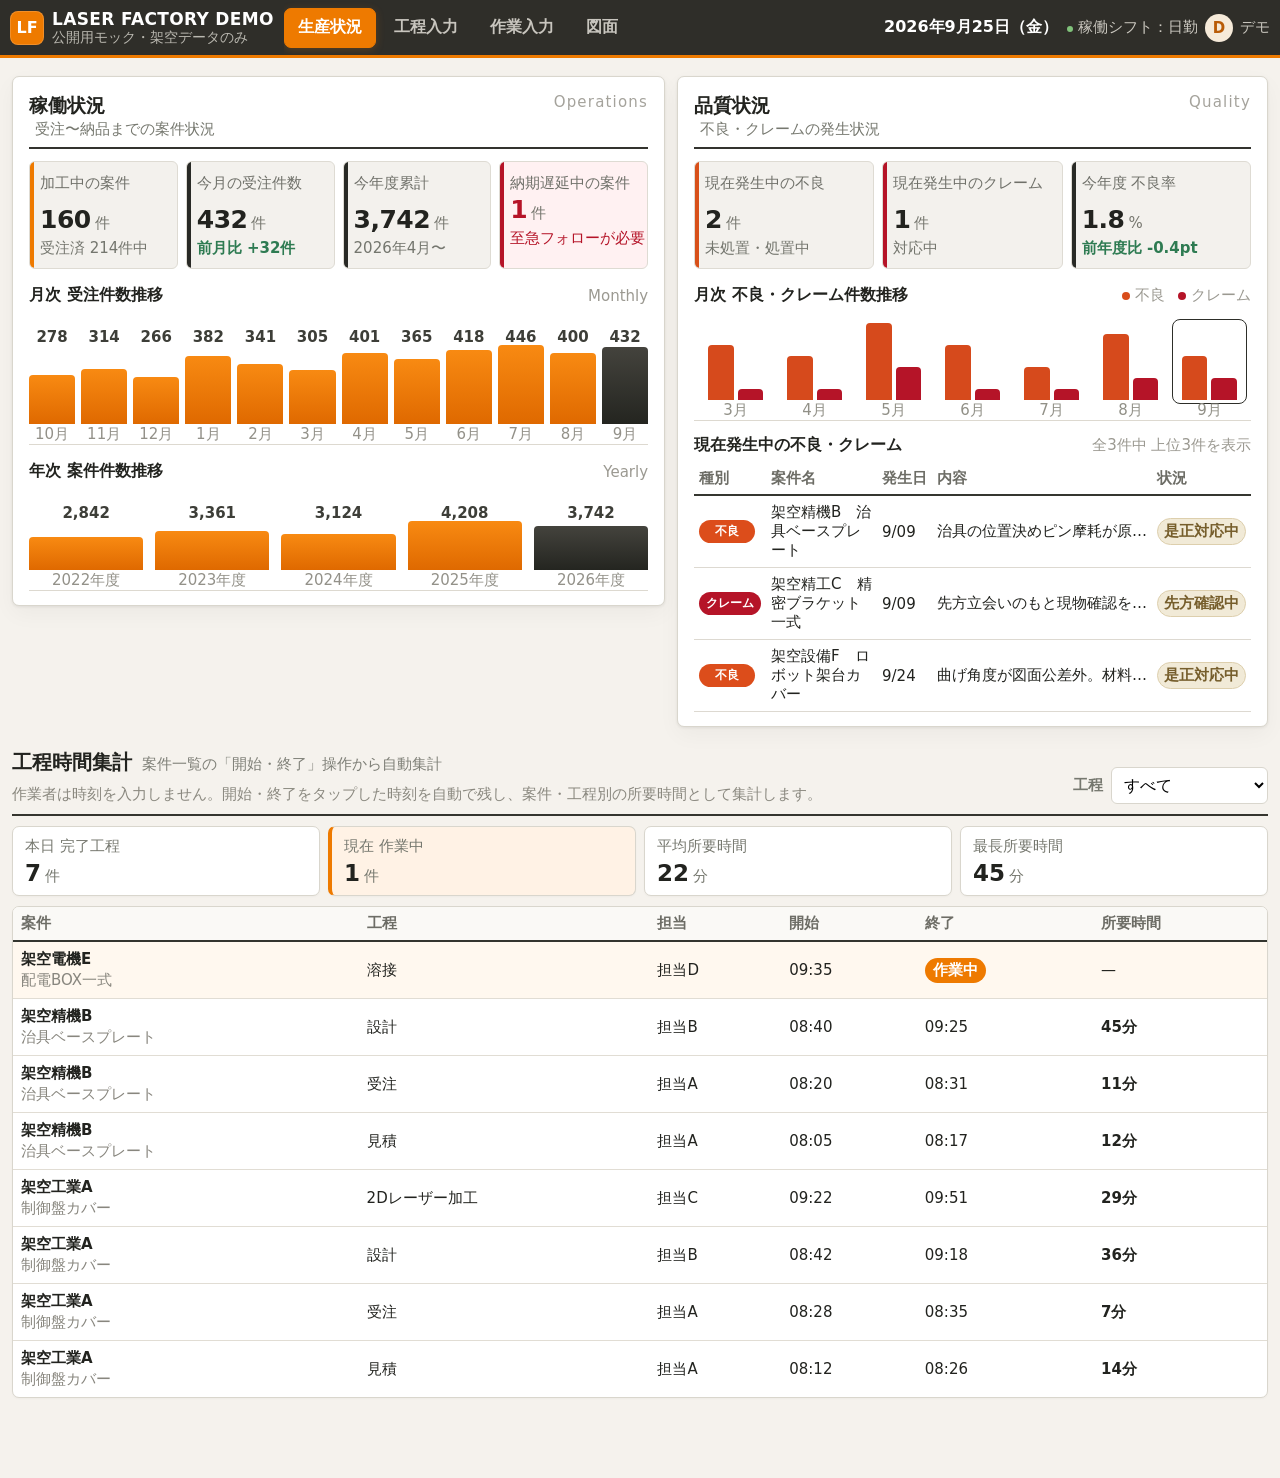
<file: index.html>
<!DOCTYPE html>
<html lang="ja">
<head>
  <meta charset="UTF-8" />
  <meta name="viewport" content="width=device-width, initial-scale=1.0" />
  <title>LASER FACTORY DEMO - 生産状況</title>
  <link rel="stylesheet" href="styles.css" />
</head>
<body>
  <header class="topbar">
    <div class="topbar-left">
      <div class="brand">
        <div class="brand-mark">LF</div>
        <div>
          <div class="brand-name">LASER FACTORY DEMO</div>
          <div class="brand-sub">公開用モック・架空データのみ</div>
        </div>
      </div>
            <nav class="global-nav" aria-label="メインナビゲーション">
<button class="nav-btn active" data-href="index.html" type="button">生産状況</button>
<button class="nav-btn" data-href="cad-setup.html" type="button">工程入力</button>
<button class="nav-btn" data-href="projects.html" type="button">作業入力</button>
<button class="nav-btn" data-href="process.html" type="button">図面</button>
</nav>
    </div>
    <div class="user-area">
      <div class="date" id="todayLabel">2026年9月25日（金）</div>
      <div class="user"><span class="status-dot"></span>稼働シフト：日勤</div>
      <div class="avatar">D</div>
      <div class="role">デモ</div>
    </div>
  </header>
  <main>
<section class="dashboard-grid section-wrap" id="dashboard">
<article class="panel" id="operation-panel">
<div class="panel-head">
<div>
<h2>稼働状況</h2>
<p>受注〜納品までの案件状況</p>
</div>
<span class="panel-kicker">Operations</span>
</div>
<div class="metric-grid metric-grid-4">
<div class="metric-card orange-edge">
<span class="metric-label">加工中の案件</span>
<strong><span id="metricInProcess">160</span><small>件</small></strong>
<span class="metric-note">受注済 <span id="metricOrdered">214</span>件中</span>
</div>
<div class="metric-card dark-edge">
<span class="metric-label">今月の受注件数</span>
<strong>432<small>件</small></strong>
<span class="metric-note positive">前月比 +32件</span>
</div>
<div class="metric-card dark-edge">
<span class="metric-label">今年度累計</span>
<strong>3,742<small>件</small></strong>
<span class="metric-note">2026年4月〜</span>
</div>
<div class="metric-card danger-soft danger-edge late-card">
<span class="metric-label">納期遅延中の案件</span>
<strong class="danger-text"><span id="metricLate">1</span><small>件</small></strong>
<span class="metric-note danger-text">至急フォローが必要</span>
</div>
</div>
<div class="chart-block">
<div class="chart-title-row">
<h3>月次 受注件数推移</h3>
<span>Monthly</span>
</div>
<div class="bar-chart" id="monthlyOrdersChart"></div>
</div>
<div class="chart-block compact">
<div class="chart-title-row">
<h3>年次 案件件数推移</h3>
<span>Yearly</span>
</div>
<div class="bar-chart yearly" id="yearlyOrdersChart"></div>
</div>
</article>
<article class="panel" id="quality-panel">
<div class="panel-head">
<div>
<h2>品質状況</h2>
<p>不良・クレームの発生状況</p>
</div>
<span class="panel-kicker">Quality</span>
</div>
<div class="metric-grid metric-grid-3">
<div class="metric-card quality-edge">
<span class="metric-label">現在発生中の不良</span>
<strong><span id="metricDefects">2</span><small>件</small></strong>
<span class="metric-note">未処置・処置中</span>
</div>
<div class="metric-card claim-edge">
<span class="metric-label">現在発生中のクレーム</span>
<strong><span id="metricClaims">1</span><small>件</small></strong>
<span class="metric-note">対応中</span>
</div>
<div class="metric-card dark-edge">
<span class="metric-label">今年度 不良率</span>
<strong>1.8<small>%</small></strong>
<span class="metric-note positive">前年度比 -0.4pt</span>
</div>
</div>
<div class="chart-block">
<div class="chart-title-row">
<h3>月次 不良・クレーム件数推移</h3>
<div class="legend"><span class="legend-defect"></span>不良 <span class="legend-claim"></span>クレーム</div>
</div>
<div class="dual-bar-chart" id="qualityTrendChart"></div>
</div>
<div class="incident-block">
<div class="chart-title-row">
<h3>現在発生中の不良・クレーム</h3>
<span id="incidentCountLabel">全3件中 上位3件を表示</span>
</div>
<div class="incident-table-wrap">
<table class="incident-table">
<thead>
<tr><th>種別</th><th>案件名</th><th>発生日</th><th>内容</th><th>状況</th></tr>
</thead>
<tbody id="incidentTableBody"></tbody>
</table>
</div>
</div>
</article>
</section>
<section class="section-wrap time-summary-section" id="time-summary">
<div class="section-heading-row time-summary-heading">
<div>
<div class="heading-line">
<h2>工程時間集計</h2>
<span class="small-note">案件一覧の「開始・終了」操作から自動集計</span>
</div>
<p class="operation-help">作業者は時刻を入力しません。開始・終了をタップした時刻を自動で残し、案件・工程別の所要時間として集計します。</p>
</div>
<div class="time-filter-wrap">
<label for="timeProcessFilter">工程</label>
<select id="timeProcessFilter">
<option value="all">すべて</option>
<option value="2Dレーザー加工">2Dレーザー加工</option>
<option value="3Dレーザー加工">3Dレーザー加工</option>
<option value="曲げ">曲げ</option>
<option value="溶接">溶接</option>
<option value="最終検査">最終検査</option>
</select>
</div>
</div>
<div class="time-summary-grid">
<div class="time-summary-card"><span>本日 完了工程</span><strong id="timeDoneCount">0<small>件</small></strong></div>
<div class="time-summary-card running"><span>現在 作業中</span><strong id="timeRunningCount">0<small>件</small></strong></div>
<div class="time-summary-card"><span>平均所要時間</span><strong id="timeAverage">0<small>分</small></strong></div>
<div class="time-summary-card"><span>最長所要時間</span><strong id="timeLongest">0<small>分</small></strong></div>
</div>
<div class="time-log-table-wrap">
<table class="time-log-table">
<thead><tr><th>案件</th><th>工程</th><th>担当</th><th>開始</th><th>終了</th><th>所要時間</th></tr></thead>
<tbody id="timeLogBody"></tbody>
</table>
</div>
</section>
  </main>
  <div class="toast" id="toast" role="status" aria-live="polite"></div>
  <script>

    const today = new Date('2026-09-25T10:00:00');

    const monthlyOrders = [
      ['10月', 278], ['11月', 314], ['12月', 266], ['1月', 382], ['2月', 341], ['3月', 305],
      ['4月', 401], ['5月', 365], ['6月', 418], ['7月', 446], ['8月', 400], ['9月', 432]
    ];
    const yearlyOrders = [['2022年度', 2842], ['2023年度', 3361], ['2024年度', 3124], ['2025年度', 4208], ['2026年度', 3742]];
    const qualityTrend = [
      ['3月', 5, 1], ['4月', 4, 1], ['5月', 7, 3], ['6月', 5, 1], ['7月', 3, 1], ['8月', 6, 2], ['9月', 4, 2]
    ];

    const timeLogs = [
      {projectId:1, process:'見積', worker:'担当A', start:'2026-09-25T08:12:00', end:'2026-09-25T08:26:00'},
      {projectId:1, process:'受注', worker:'担当A', start:'2026-09-25T08:28:00', end:'2026-09-25T08:35:00'},
      {projectId:1, process:'設計', worker:'担当B', start:'2026-09-25T08:42:00', end:'2026-09-25T09:18:00'},
      {projectId:1, process:'2Dレーザー加工', worker:'担当C', start:'2026-09-25T09:22:00', end:'2026-09-25T09:51:00'},
      {projectId:2, process:'見積', worker:'担当A', start:'2026-09-25T08:05:00', end:'2026-09-25T08:17:00'},
      {projectId:2, process:'受注', worker:'担当A', start:'2026-09-25T08:20:00', end:'2026-09-25T08:31:00'},
      {projectId:2, process:'設計', worker:'担当B', start:'2026-09-25T08:40:00', end:'2026-09-25T09:25:00'},
      {projectId:5, process:'溶接', worker:'担当D', start:'2026-09-25T09:35:00', end:null}
    ];

    const projects = [
      {
        id: 1,
        customer: '架空工業A',
        name: '制御盤カバー',
        qty: '20台',
        due: '2026/09/20',
        route: ['見積', '受注', '設計', '2Dレーザー加工', '曲げ', '溶接', '最終検査', '納品'],
        completed: 4,
        defect: false,
        claim: false,
        comments: [],
        late: true
      },
      {
        id: 2,
        customer: '架空精機B',
        name: '治具ベースプレート',
        qty: '4式',
        due: '2026/09/25',
        route: ['見積', '受注', '設計', '3Dレーザー加工', '最終検査', '納品'],
        completed: 3,
        defect: true,
        claim: false,
        comments: [
          {type:'不良', time:'9/09 08:40', author:'担当C（加工）', text:'穴位置ズレを確認。加工条件を確認中。'},
          {type:'不良', time:'9/09 15:10', author:'担当C（加工）', text:'治具の位置決めピン摩耗が原因と判明。ピン交換後に再加工予定。'}
        ]
      },
      {
        id: 3,
        customer: '架空精工C',
        name: '精密ブラケット一式',
        qty: '12式',
        due: '2026/10/02',
        route: ['見積', '受注', '設計', '2Dレーザー加工', '3Dレーザー加工', '溶接', '最終検査', '納品'],
        completed: 8,
        defect: false,
        claim: true,
        comments: [
          {type:'クレーム', time:'9/09 10:05', author:'担当D（品質保証）', text:'納品先より溶接ビード外観について指摘。現物確認のため訪問予定。'},
          {type:'クレーム', time:'9/09 16:40', author:'担当D（品質保証）', text:'先方立会いのもと現物確認を実施。再研磨仕上げで是正対応にて合意。'}
        ]
      },
      {
        id: 4,
        customer: '架空製作所D',
        name: '金型ベースプレート',
        qty: '1式',
        due: '2026/10/10',
        route: ['見積', '受注', '設計', '金型製作', '最終検査', '納品'],
        completed: 1,
        defect: false,
        claim: false,
        comments: []
      },
      {
        id: 5,
        customer: '架空電機E',
        name: '配電BOX一式',
        qty: '8台',
        due: '2026/09/28',
        route: ['見積', '受注', '設計', '2Dレーザー加工', '曲げ', '溶接', '最終検査', '納品'],
        completed: 6,
        defect: false,
        claim: false,
        comments: []
      },
      {
        id: 6,
        customer: '架空設備F',
        name: 'ロボット架台カバー',
        qty: '6台',
        due: '2026/10/03',
        route: ['見積', '受注', '設計', '2Dレーザー加工', '曲げ', '最終検査', '納品'],
        completed: 3,
        defect: true,
        claim: false,
        comments: [
          {type:'不良', time:'9/24 14:18', author:'担当E（曲げ）', text:'曲げ角度が図面公差外。材料ロットと加工条件を確認中。'}
        ]
      },
      {
        id: 7,
        customer: '架空設備G',
        name: 'ステンレス配管支持金具',
        qty: '30個',
        due: '2026/10/06',
        route: ['見積', '受注', '設計', '3Dレーザー加工', '溶接', '最終検査', '納品'],
        completed: 2,
        defect: false,
        claim: false,
        comments: []
      },
      {
        id: 8,
        customer: '架空技研H',
        name: '安全カバー試作品',
        qty: '2台',
        due: '2026/10/12',
        route: ['見積', '受注', '設計', '2Dレーザー加工', '最終検査', '納品'],
        completed: 0,
        defect: false,
        claim: false,
        comments: []
      }
    ];

    const PORTAL_STATE_KEY = 'laser_factory_public_demo_state_v1';

    function saveSharedState(){
      try {
        localStorage.setItem(PORTAL_STATE_KEY, JSON.stringify({
          projects,
          timeLogs,
          updatedAt: new Date().toISOString()
        }));
      } catch (error) {
        console.warn('共有状態を保存できませんでした。', error);
      }
    }

    function loadSharedState(){
      try {
        const raw = localStorage.getItem(PORTAL_STATE_KEY);
        if (!raw) {
          saveSharedState();
          return;
        }
        const saved = JSON.parse(raw);
        if (Array.isArray(saved.projects)) {
          projects.splice(0, projects.length, ...saved.projects);
        }
        if (Array.isArray(saved.timeLogs)) {
          timeLogs.splice(0, timeLogs.length, ...saved.timeLogs);
        }
      } catch (error) {
        console.warn('共有状態を読み込めませんでした。初期データを使用します。', error);
      }
    }

    loadSharedState();

    let currentFilter = 'all';
    let searchText = '';

    function formatDate(date){
      return `${date.getFullYear()}年${date.getMonth()+1}月${date.getDate()}日（${['日','月','火','水','木','金','土'][date.getDay()]}）`;
    }

    function dueState(project){
      const due = new Date(project.due.replaceAll('/','-') + 'T23:59:59');
      const diff = Math.ceil((due - today) / 86400000);
      if (diff < 0 && project.completed < project.route.length) return {label:`${Math.abs(diff)}日超過`, cls:'overdue'};
      if (diff <= 3 && project.completed < project.route.length) return {label:`残り${Math.max(diff,0)}日`, cls:'soon'};
      return {label:'', cls:''};
    }

    function majorStage(step){
      if (['見積','受注'].includes(step)) return '受注';
      if (step === '設計') return '設計';
      if (['2Dレーザー加工','3Dレーザー加工','金型製作','曲げ','溶接'].includes(step)) return '加工';
      if (step === '最終検査') return '最終検査';
      if (step === '納品') return '納品';
      return step;
    }

    function currentStep(project){
      if (project.completed >= project.route.length) return '納品';
      return project.route[project.completed];
    }

    function renderSimpleBarChart(targetId, rows, {currentIndex = rows.length - 1, suffix = '', yearly = false} = {}){
      const target = document.getElementById(targetId);
      if (!target) return;
      const max = Math.max(...rows.map(r => r[1]));
      target.innerHTML = rows.map((row, index) => {
        const h = Math.max(12, Math.round(row[1] / max * 100));
        return `<div class="bar-col ${yearly ? 'year-col' : ''}">
          <span class="bar-value">${row[1].toLocaleString()}${suffix}</span>
          <div class="bar ${index === currentIndex ? 'current' : ''}" style="height:${h}%"></div>
          <span class="bar-label">${row[0]}</span>
        </div>`;
      }).join('');
    }

    function qualityTrendForDisplay(){
      const rows = qualityTrend.map(row => [...row]);
      const last = rows[rows.length - 1];
      if (!last) return rows;
      const initialActiveDefects = 2;
      const initialActiveClaims = 1;
      const activeDefects = projects.filter(p => p.defect).length;
      const activeClaims = projects.filter(p => p.claim).length;
      last[1] = Math.max(0, last[1] + activeDefects - initialActiveDefects);
      last[2] = Math.max(0, last[2] + activeClaims - initialActiveClaims);
      return rows;
    }

    function renderQualityChart(){
      const target = document.getElementById('qualityTrendChart');
      if (!target) return;
      const rows = qualityTrendForDisplay();
      const max = Math.max(...rows.flatMap(r => [r[1], r[2]]));
      target.innerHTML = rows.map((row, index) => {
        const defectH = Math.max(8, row[1] / max * 100);
        const claimH = Math.max(8, row[2] / max * 100);
        return `<div class="dual-col ${index === rows.length - 1 ? 'current' : ''}">
          <div class="dual-bars">
            <div class="quality-bar defect" style="height:${defectH}%" title="不良 ${row[1]}件"></div>
            <div class="quality-bar claim" style="height:${claimH}%" title="クレーム ${row[2]}件"></div>
          </div>
          <span>${row[0]}</span>
        </div>`;
      }).join('');
    }

    function incidentRows(){
      const rows = [];
      projects.forEach(p => {
        if (p.defect){
          const latest = [...p.comments].reverse().find(c => c.type === '不良');
          rows.push({type:'不良', name:`${p.customer}　${p.name}`, date:latest?.time?.split(' ')[0] || '9/25', text: latest?.text || '不良内容を確認中', status:'是正対応中'});
        }
        if (p.claim){
          const latest = [...p.comments].reverse().find(c => c.type === 'クレーム');
          rows.push({type:'クレーム', name:`${p.customer}　${p.name}`, date:latest?.time?.split(' ')[0] || '9/25', text: latest?.text || '先方確認中', status:'先方確認中'});
        }
      });
      return rows;
    }

    function renderIncidents(){
      const rows = incidentRows();
      const label = document.getElementById('incidentCountLabel');
      const body = document.getElementById('incidentTableBody');
      if (!label || !body) return;
      label.textContent = `全${rows.length}件中 上位${Math.min(rows.length,3)}件を表示`;
      body.innerHTML = rows.slice(0,3).map(r => `
        <tr>
          <td><span class="incident-pill ${r.type === 'クレーム' ? 'claim' : 'defect'}">${r.type}</span></td>
          <td>${r.name}</td>
          <td>${r.date}</td>
          <td class="incident-text">${r.text}</td>
          <td><span class="status-pill">${r.status}</span></td>
        </tr>`).join('');
    }

    function timeText(iso){
      if (!iso) return '—';
      const d = new Date(iso);
      return `${String(d.getHours()).padStart(2,'0')}:${String(d.getMinutes()).padStart(2,'0')}`;
    }

    function durationMinutes(log){
      if (!log?.start || !log?.end) return null;
      return Math.max(0, Math.round((new Date(log.end) - new Date(log.start)) / 60000));
    }

    function stageLog(projectId, step){
      return [...timeLogs].reverse().find(log => log.projectId === projectId && log.process === step);
    }

    function activeStageLog(project){
      const step = currentStep(project);
      return [...timeLogs].reverse().find(log => log.projectId === project.id && log.process === step && !log.end);
    }

    function stageButton(project, step, idx){
      const log = stageLog(project.id, step);
      if (idx < project.completed){
        const detail = log?.end ? `${timeText(log.start)}–${timeText(log.end)} / ${durationMinutes(log)}分` : '完了済み';
        return `<button class="stage-btn completed" disabled><span>${step} ✓</span><small>${detail}</small></button>`;
      }
      if (idx === project.completed && project.completed < project.route.length){
        const active = activeStageLog(project);
        if (active){
          return `<button class="stage-btn current running-stage" data-project="${project.id}" data-stage-index="${idx}" data-time-action="end" title="クリックで終了時刻を自動記録し、次工程へ送る"><span>${step}</span><small>■ 終了　開始 ${timeText(active.start)}</small></button>`;
        }
        return `<button class="stage-btn current start-stage" data-project="${project.id}" data-stage-index="${idx}" data-time-action="start" title="クリックで開始時刻を自動記録"><span>${step}</span><small>▶ 開始</small></button>`;
      }
      return `<button class="stage-btn waiting" disabled><span>${step}</span><small>未到達</small></button>`;
    }

    function stageGroups(project){
      return project.route.map((step, idx) => {
        return `<div class="stage-node">
          <span class="stage-major">${majorStage(step)}</span>
          ${stageButton(project, step, idx)}
        </div>${idx < project.route.length - 1 ? '<span class="stage-arrow">›</span>' : ''}`;
      }).join('');
    }

    function commentMarkup(project){
      if (!project.comments.length) return `<div class="comment-empty">不良・クレームの登録はありません。</div>`;
      return project.comments.map(c => `<div class="comment-row ${c.type === 'クレーム' ? 'claim' : 'defect'}">
        <div class="comment-meta"><span>${c.time}</span><b>${c.author}</b><span class="comment-kind">${c.type}</span></div>
        <div class="comment-text">${c.text}</div>
      </div>`).join('');
    }

    function matchesFilter(project){
      if (searchText){
        const hay = `${project.customer} ${project.name} ${project.qty}`.toLowerCase();
        if (!hay.includes(searchText.toLowerCase())) return false;
      }
      if (currentFilter === 'all') return true;
      if (currentFilter === '不良') return project.defect;
      if (currentFilter === 'クレーム') return project.claim;
      if (currentFilter === '遅延') return dueState(project).cls === 'overdue';
      return majorStage(currentStep(project)) === currentFilter || currentStep(project) === currentFilter;
    }

    function renderProjects(){
      const target = document.getElementById('projectList');
      if (!target) return;
      const visible = projects.filter(matchesFilter);
      const count = document.getElementById('visibleCount');
      if (count) count.textContent = visible.length;
      if (!visible.length){
        target.innerHTML = `<div class="empty-state">条件に一致する案件がありません。</div>`;
        return;
      }
      target.innerHTML = visible.map(p => {
        const due = dueState(p);
        const statusText = p.completed >= p.route.length ? '納品済み' : majorStage(currentStep(p));
        return `<article class="project-card ${due.cls === 'overdue' ? 'late-project' : ''}" data-project-card="${p.id}">
          <div class="project-top-row">
            <div class="project-title-wrap">
              <span class="project-status ${p.completed >= p.route.length ? 'done' : ''}">${statusText}</span>
              <h3>${p.customer}</h3>
              <strong>${p.name}</strong>
              <span class="qty">${p.qty}</span>
            </div>
            <div class="due-wrap">
              <span class="due-label">納期</span>
              <strong class="${due.cls}">${p.due}</strong>
              ${due.label ? `<span class="due-badge ${due.cls}">${due.label}</span>` : ''}
            </div>
            <div class="quality-controls">
              <button class="quality-toggle defect ${p.defect ? 'on' : ''}" data-quality="defect" data-project="${p.id}">● 不良発生</button>
              <button class="quality-toggle claim ${p.claim ? 'on' : ''}" data-quality="claim" data-project="${p.id}">● クレーム発生</button>
            </div>
          </div>

          <div class="project-body-grid">
            <div class="stage-area">
              <div class="stage-flow">${stageGroups(p)}</div>
              <div class="comment-log">${commentMarkup(p)}</div>
            </div>
            <div class="quality-entry">
              <label for="comment-${p.id}">不良・クレーム内容</label>
              <textarea id="comment-${p.id}" rows="3" placeholder="例：穴位置ズレ、溶接外観の指摘、是正内容など"></textarea>
              <div class="entry-actions">
                <select id="comment-type-${p.id}" aria-label="登録種別">
                  <option value="不良" ${p.defect ? 'selected' : ''}>不良</option>
                  <option value="クレーム" ${p.claim ? 'selected' : ''}>クレーム</option>
                </select>
                <button class="add-comment-btn" data-add-comment="${p.id}">登録</button>
              </div>
            </div>
          </div>
        </article>`;
      }).join('');
      bindDynamicEvents();
    }

    function updateDashboardMetrics(){
      const defectCount = projects.filter(p => p.defect).length;
      const claimCount = projects.filter(p => p.claim).length;
      const lateCount = projects.filter(p => dueState(p).cls === 'overdue').length;
      const defectEl = document.getElementById('metricDefects');
      const claimEl = document.getElementById('metricClaims');
      const lateEl = document.getElementById('metricLate');
      if (defectEl) defectEl.textContent = defectCount;
      if (claimEl) claimEl.textContent = claimCount;
      if (lateEl) lateEl.textContent = lateCount;
    }

    function showToast(message, type='normal'){
      const toast = document.getElementById('toast');
      toast.textContent = message;
      toast.className = `toast show ${type}`;
      clearTimeout(showToast.timer);
      showToast.timer = setTimeout(() => toast.className = 'toast', 2800);
    }

    function recordStageStart(projectId, index){
      const p = projects.find(x => x.id === projectId);
      if (!p || index !== p.completed || p.completed >= p.route.length || activeStageLog(p)) return;
      const step = p.route[index];
      timeLogs.push({projectId:p.id, process:step, worker:'担当A', start:new Date().toISOString(), end:null});
      saveSharedState();
      showToast(`${step}を開始しました。開始時刻を自動記録しました。`, 'success');
      renderProjects();
      renderTimeSummary();
    }

    function recordStageEnd(projectId, index){
      const p = projects.find(x => x.id === projectId);
      if (!p || index !== p.completed || p.completed >= p.route.length) return;
      const step = p.route[index];
      const log = activeStageLog(p);
      if (!log) return;
      log.end = new Date().toISOString();
      p.completed += 1;
      saveSharedState();
      const mins = durationMinutes(log);
      if (p.completed >= p.route.length){
        showToast(`${step}を終了（${mins}分）。案件を納品完了にしました。`, 'success');
      } else {
        showToast(`${step}を終了（${mins}分）。次工程「${p.route[p.completed]}」へ送りました。`, 'success');
      }
      renderProjects();
      renderIncidents();
      renderTimeSummary();
      updateDashboardMetrics();
    }

    function renderTimeSummary(){
      const filter = document.getElementById('timeProcessFilter')?.value || 'all';
      const rows = timeLogs.filter(log => filter === 'all' || log.process === filter);
      const done = rows.filter(log => log.end);
      const running = rows.filter(log => !log.end);
      const durations = done.map(durationMinutes).filter(v => v !== null);
      const avg = durations.length ? Math.round(durations.reduce((a,b)=>a+b,0) / durations.length) : 0;
      const longest = durations.length ? Math.max(...durations) : 0;
      const doneEl = document.getElementById('timeDoneCount');
      const runningEl = document.getElementById('timeRunningCount');
      const avgEl = document.getElementById('timeAverage');
      const longestEl = document.getElementById('timeLongest');
      const body = document.getElementById('timeLogBody');
      if (!body) return;
      if (doneEl) doneEl.innerHTML = `${done.length}<small>件</small>`;
      if (runningEl) runningEl.innerHTML = `${running.length}<small>件</small>`;
      if (avgEl) avgEl.innerHTML = `${avg}<small>分</small>`;
      if (longestEl) longestEl.innerHTML = `${longest}<small>分</small>`;
      body.innerHTML = [...rows].reverse().slice(0,10).map(log => {
        const p = projects.find(x => x.id === log.projectId);
        const mins = durationMinutes(log);
        return `<tr class="${log.end ? '' : 'running-row'}">
          <td><strong>${p ? p.customer : '—'}</strong><span>${p ? p.name : '—'}</span></td>
          <td>${log.process}</td>
          <td>${log.worker}</td>
          <td>${timeText(log.start)}</td>
          <td>${log.end ? timeText(log.end) : '<span class="running-pill">作業中</span>'}</td>
          <td>${mins === null ? '—' : `<strong>${mins}分</strong>`}</td>
        </tr>`;
      }).join('') || '<tr><td colspan="6" class="time-empty">該当する作業記録はありません。</td></tr>';
    }

    function handleQualityToggle(projectId, type){
      const p = projects.find(x => x.id === projectId);
      if (!p) return;
      if (type === 'claim' && p.completed < p.route.length){
        showToast('クレームは納品完了後の案件で登録してください。', 'warning');
        return;
      }
      p[type] = !p[type];
      saveSharedState();
      showToast(`${type === 'claim' ? 'クレーム' : '不良'}発生を${p[type] ? 'ON' : '解除'}にしました。`, p[type] ? 'warning' : 'normal');
      renderProjects();
      renderIncidents();
      updateDashboardMetrics();
    }

    function addComment(projectId){
      const p = projects.find(x => x.id === projectId);
      const textArea = document.getElementById(`comment-${projectId}`);
      const typeSelect = document.getElementById(`comment-type-${projectId}`);
      const text = textArea.value.trim();
      const type = typeSelect.value;
      if (!text){ showToast('登録する内容を入力してください。', 'warning'); return; }
      if (type === 'クレーム' && p.completed < p.route.length){
        showToast('クレームは納品完了後の案件で登録してください。', 'warning');
        return;
      }
      if (type === '不良') p.defect = true;
      if (type === 'クレーム') p.claim = true;
      p.comments.push({type, time:'9/25 10:30', author:'デモ担当', text});
      saveSharedState();
      showToast(`${type}内容を登録しました。`, 'success');
      renderProjects();
      renderIncidents();
      updateDashboardMetrics();
    }

    function bindDynamicEvents(){
      document.querySelectorAll('.stage-btn.current[data-time-action]').forEach(btn => {
        btn.addEventListener('click', () => {
          const projectId = Number(btn.dataset.project);
          const stageIndex = Number(btn.dataset.stageIndex);
          if (btn.dataset.timeAction === 'start') recordStageStart(projectId, stageIndex);
          else recordStageEnd(projectId, stageIndex);
        });
      });
      document.querySelectorAll('.quality-toggle').forEach(btn => {
        btn.addEventListener('click', () => handleQualityToggle(Number(btn.dataset.project), btn.dataset.quality));
      });
      document.querySelectorAll('[data-add-comment]').forEach(btn => {
        btn.addEventListener('click', () => addComment(Number(btn.dataset.addComment)));
      });
    }

    document.getElementById('filterRow')?.addEventListener('click', e => {
      const btn = e.target.closest('.filter-btn');
      if (!btn) return;
      currentFilter = btn.dataset.filter;
      document.querySelectorAll('.filter-btn').forEach(b => b.classList.toggle('active', b === btn));
      renderProjects();
    });

    document.getElementById('timeProcessFilter')?.addEventListener('change', renderTimeSummary);

    document.getElementById('projectSearch')?.addEventListener('input', e => {
      searchText = e.target.value.trim();
      renderProjects();
    });

    document.querySelectorAll('.nav-btn').forEach(btn => {
      btn.addEventListener('click', () => {
        if (btn.dataset.href) {
          window.location.href = btn.dataset.href;
          return;
        }
        document.querySelectorAll('.nav-btn').forEach(b => b.classList.remove('active'));
        btn.classList.add('active');
        const target = document.getElementById(btn.dataset.scroll);
        if (target) target.scrollIntoView({behavior:'smooth', block:'start'});
      });
    });

    window.addEventListener('storage', event => {
      if (event.key === PORTAL_STATE_KEY) {
        window.location.reload();
      }
    });

    const todayLabel = document.getElementById('todayLabel');
    if (todayLabel) todayLabel.textContent = formatDate(today);
    renderSimpleBarChart('monthlyOrdersChart', monthlyOrders);
    renderSimpleBarChart('yearlyOrdersChart', yearlyOrders, {yearly:true});
    renderQualityChart();
    renderIncidents();
    renderProjects();
    renderTimeSummary();
    updateDashboardMetrics();
  
  </script>
</body>
</html>
</file>
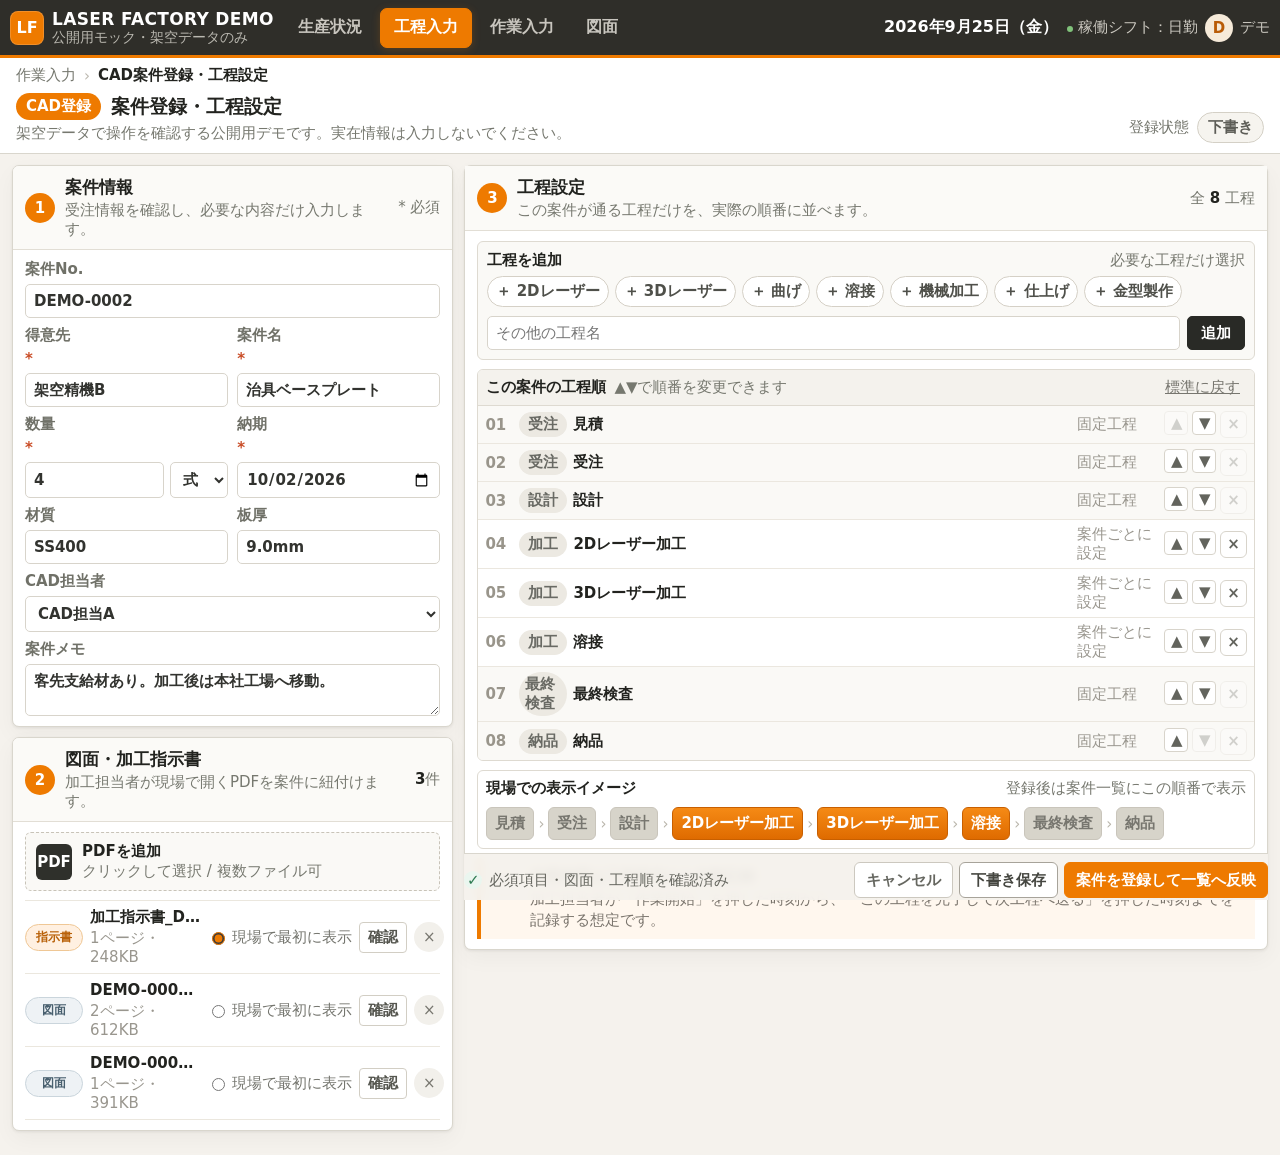
<file: cad-setup.html>
<!DOCTYPE html>

<html lang="ja">
<head>
<meta charset="utf-8"/>
<meta content="width=device-width, initial-scale=1.0" name="viewport"/>
<title>LASER FACTORY DEMO - CAD案件登録・工程設定</title>
<link href="styles.css" rel="stylesheet"/>
<link href="cad-setup.css" rel="stylesheet"/>
</head>
<body class="cad-body">
<!-- 共通ヘッダー：index.htmlと同じ仕様 -->
<header class="topbar">
<div class="topbar-left">
<div class="brand">
<div class="brand-mark">LF</div>
<div>
<div class="brand-name">LASER FACTORY DEMO</div>
<div class="brand-sub">公開用モック・架空データのみ</div>
</div>
</div>
<nav aria-label="メインナビゲーション" class="global-nav">
<button class="nav-btn" data-href="index.html" type="button">生産状況</button>
<button class="nav-btn active" data-href="cad-setup.html" type="button">工程入力</button>
<button class="nav-btn" data-href="projects.html" type="button">作業入力</button>
<button class="nav-btn" data-href="process.html" type="button">図面</button>
</nav>
</div>
<div class="user-area">
<div class="date" id="todayLabel">2026年9月25日（金）</div>
<div class="user"><span class="status-dot"></span>稼働シフト：日勤</div>
<div class="avatar">D</div>
<div class="role">デモ</div>
</div>
</header>
<div class="cad-page-context">
<div class="breadcrumb-row">
<button class="crumb-link" data-href="projects.html" type="button">作業入力</button>
<span class="crumb-sep">›</span>
<span class="crumb-current">CAD案件登録・工程設定</span>
</div>
<div class="cad-title-row">
<div>
<div class="title-line">
<span class="cad-badge">CAD登録</span>
<h1>案件登録・工程設定</h1>
</div>
<p>架空データで操作を確認する公開用デモです。実在情報は入力しないでください。</p>
</div>
<div class="record-state">
<span>登録状態</span>
<strong id="saveState">下書き</strong>
</div>
</div>
</div>
<main class="cad-main">
<section aria-label="案件情報と図面登録" class="cad-column cad-left">
<article class="cad-card">
<div class="card-head">
<div>
<span class="step-no">1</span>
<div>
<h2>案件情報</h2>
<p>受注情報を確認し、必要な内容だけ入力します。</p>
</div>
</div>
<span class="required-note">* 必須</span>
</div>
<div class="card-body form-grid">
<label class="field wide">案件No.
            <input type="text" value="DEMO-0002"/>
</label>
<label class="field">得意先 <span>*</span>
<input type="text" value="架空精機B"/>
</label>
<label class="field">案件名 <span>*</span>
<input type="text" value="治具ベースプレート"/>
</label>
<label class="field">数量 <span>*</span>
<div class="input-with-unit"><input type="number" value="4"/><select><option>式</option><option>枚</option><option>台</option><option>個</option></select></div>
</label>
<label class="field">納期 <span>*</span>
<input type="date" value="2026-10-02"/>
</label>
<label class="field">材質
            <input type="text" value="SS400"/>
</label>
<label class="field">板厚
            <input type="text" value="9.0mm"/>
</label>
<label class="field wide">CAD担当者
            <select>
<option>CAD担当A</option>
<option>CAD担当B</option>
<option>CAD担当C</option>
</select>
</label>
<label class="field wide">案件メモ
            <textarea placeholder="急ぎ、支給材、特殊指示など" rows="2">客先支給材あり。加工後は本社工場へ移動。</textarea>
</label>
</div>
</article>
<article class="cad-card doc-card">
<div class="card-head">
<div>
<span class="step-no">2</span>
<div>
<h2>図面・加工指示書</h2>
<p>加工担当者が現場で開くPDFを案件に紐付けます。</p>
</div>
</div>
<span class="doc-count"><b id="docCount">3</b>件</span>
</div>
<div class="card-body">
<label class="upload-drop" id="uploadDrop">
<input accept="application/pdf,.pdf" id="fileInput" multiple="" type="file"/>
<span class="upload-icon">PDF</span>
<strong>PDFを追加</strong>
<small>クリックして選択 / 複数ファイル可</small>
</label>
<div class="doc-list" id="docList">
<div class="doc-row" data-file="加工指示書_DEMO-0002.pdf">
<span class="doc-kind instruction">指示書</span>
<div class="doc-info"><strong>加工指示書_DEMO-0002.pdf</strong><span>1ページ・248KB</span></div>
<label class="main-doc"><input checked="" name="mainDoc" type="radio"/> 現場で最初に表示</label>
<button class="mini-btn preview" type="button">確認</button>
<button class="icon-btn remove-doc" title="削除" type="button">×</button>
</div>
<div class="doc-row" data-file="DEMO-0002_ベースプレート.pdf">
<span class="doc-kind drawing">図面</span>
<div class="doc-info"><strong>DEMO-0002_ベースプレート.pdf</strong><span>2ページ・612KB</span></div>
<label class="main-doc"><input name="mainDoc" type="radio"/> 現場で最初に表示</label>
<button class="mini-btn preview" type="button">確認</button>
<button class="icon-btn remove-doc" title="削除" type="button">×</button>
</div>
<div class="doc-row" data-file="DEMO-0002_溶接詳細.pdf">
<span class="doc-kind drawing">図面</span>
<div class="doc-info"><strong>DEMO-0002_溶接詳細.pdf</strong><span>1ページ・391KB</span></div>
<label class="main-doc"><input name="mainDoc" type="radio"/> 現場で最初に表示</label>
<button class="mini-btn preview" type="button">確認</button>
<button class="icon-btn remove-doc" title="削除" type="button">×</button>
</div>
</div>
</div>
</article>
</section>
<section aria-label="工程設定" class="cad-column cad-right">
<article class="cad-card route-card">
<div class="card-head route-head">
<div>
<span class="step-no">3</span>
<div>
<h2>工程設定</h2>
<p>この案件が通る工程だけを、実際の順番に並べます。</p>
</div>
</div>
<span class="route-count">全 <b id="routeCount">8</b> 工程</span>
</div>
<div class="route-body">
<div class="process-palette">
<div class="palette-head">
<strong>工程を追加</strong>
<span>必要な工程だけ選択</span>
</div>
<div class="palette-buttons" id="paletteButtons">
<button data-step="2Dレーザー加工" type="button">＋ 2Dレーザー</button>
<button data-step="3Dレーザー加工" type="button">＋ 3Dレーザー</button>
<button data-step="曲げ" type="button">＋ 曲げ</button>
<button data-step="溶接" type="button">＋ 溶接</button>
<button data-step="機械加工" type="button">＋ 機械加工</button>
<button data-step="仕上げ" type="button">＋ 仕上げ</button>
<button data-step="金型製作" type="button">＋ 金型製作</button>
</div>
<div class="custom-step-row">
<input id="customStep" placeholder="その他の工程名" type="text"/>
<button id="addCustomStep" type="button">追加</button>
</div>
</div>
<div class="route-builder-wrap">
<div class="route-builder-head">
<div>
<strong>この案件の工程順</strong>
<span>▲▼で順番を変更できます</span>
</div>
<button class="reset-route" id="resetRoute" type="button">標準に戻す</button>
</div>
<ol class="route-list" id="routeList"></ol>
</div>
<div class="route-preview-box">
<div class="preview-head">
<strong>現場での表示イメージ</strong>
<span>登録後は案件一覧にこの順番で表示</span>
</div>
<div class="route-preview" id="routePreview"></div>
</div>
<div class="time-rule-box">
<div class="time-rule-icon">⏱</div>
<div>
<strong>作業時間は工程操作から自動記録</strong>
<p>加工担当者が「作業開始」を押した時刻から、「この工程を完了して次工程へ送る」を押した時刻までを記録する想定です。</p>
</div>
</div>
</div>
</article>
<div class="sticky-actions">
<div class="validation" id="validationMessage">
<span class="check-dot">✓</span>
<span>必須項目・図面・工程順を確認済み</span>
</div>
<button class="btn-cancel" data-href="projects.html" type="button">キャンセル</button>
<button class="btn-draft" id="saveDraft" type="button">下書き保存</button>
<button class="btn-register" id="registerCase" type="button">案件を登録して一覧へ反映</button>
</div>
</section>
</main>
<div aria-hidden="true" class="modal-backdrop" id="previewModal">
<div aria-labelledby="previewTitle" aria-modal="true" class="preview-modal-card" role="dialog">
<div class="preview-modal-head">
<strong id="previewTitle">PDFプレビュー</strong>
<button id="closePreview" type="button">×</button>
</div>
<div class="fake-pdf">
<div class="fake-pdf-toolbar"><span>PDF</span><span id="previewFileName">ファイル名</span><span>100%</span></div>
<div class="fake-paper">
<div class="fake-title">加工図面プレビュー</div>
<div class="fake-shape"></div>
<div class="fake-dimension horizontal"></div>
<div class="fake-dimension vertical"></div>
<div class="fake-title-block"></div>
</div>
</div>
</div>
</div>
<div aria-live="polite" class="toast cad-toast" id="cadToast" role="status"></div>
<script>
    const routeList = document.getElementById('routeList');
    const routePreview = document.getElementById('routePreview');
    const routeCount = document.getElementById('routeCount');
    const docCount = document.getElementById('docCount');
    const saveState = document.getElementById('saveState');
    const toast = document.getElementById('cadToast');

    const standardRoute = ['見積','受注','設計','3Dレーザー加工','溶接','最終検査','納品'];
    let route = ['見積','受注','設計','2Dレーザー加工','3Dレーザー加工','溶接','最終検査','納品'];
    const fixedSteps = new Set(['見積','受注','設計','最終検査','納品']);

    function notify(message){
      toast.textContent = message;
      toast.classList.add('show');
      clearTimeout(notify.timer);
      notify.timer = setTimeout(() => toast.classList.remove('show'), 2400);
    }


    document.querySelectorAll('.crumb-link[data-href]').forEach(btn => btn.addEventListener('click', () => { location.href = btn.dataset.href; }));
    document.querySelectorAll('.nav-btn[data-href]').forEach(btn => btn.addEventListener('click', () => {
      location.href = btn.dataset.href;
    }));

    document.querySelectorAll('[data-go]').forEach(btn => btn.addEventListener('click', () => {
      location.href = `index.html#${btn.dataset.go}`;
    }));

    function majorStage(step){
      if(['見積','受注'].includes(step)) return '受注';
      if(step === '設計') return '設計';
      if(['最終検査'].includes(step)) return '最終検査';
      if(step === '納品') return '納品';
      return '加工';
    }

    function renderRoute(){
      routeList.innerHTML = route.map((step, index) => {
        const fixed = fixedSteps.has(step);
        const isFirst = index === 0;
        const isLast = index === route.length - 1;
        return `<li class="route-item ${fixed ? 'fixed' : ''}" data-index="${index}">
          <span class="route-index">${String(index+1).padStart(2,'0')}</span>
          <span class="major-label">${majorStage(step)}</span>
          <strong>${step}</strong>
          <span class="route-note">${fixed ? '固定工程' : '案件ごとに設定'}</span>
          <div class="route-actions">
            <button type="button" class="move-up" ${isFirst ? 'disabled' : ''} title="上へ">▲</button>
            <button type="button" class="move-down" ${isLast ? 'disabled' : ''} title="下へ">▼</button>
            <button type="button" class="remove-step" ${fixed ? 'disabled' : ''} title="削除">×</button>
          </div>
        </li>`;
      }).join('');

      routePreview.innerHTML = route.map((step,index) => `
        <span class="preview-step ${fixedSteps.has(step) ? 'fixed' : 'variable'}">${step}</span>${index < route.length-1 ? '<span class="preview-arrow">›</span>' : ''}
      `).join('');
      routeCount.textContent = route.length;
      bindRouteButtons();
    }

    function bindRouteButtons(){
      routeList.querySelectorAll('.route-item').forEach(item => {
        const index = Number(item.dataset.index);
        item.querySelector('.move-up').addEventListener('click', () => {
          if(index <= 0) return;
          [route[index-1], route[index]] = [route[index], route[index-1]];
          renderRoute();
        });
        item.querySelector('.move-down').addEventListener('click', () => {
          if(index >= route.length-1) return;
          [route[index+1], route[index]] = [route[index], route[index+1]];
          renderRoute();
        });
        item.querySelector('.remove-step').addEventListener('click', () => {
          if(fixedSteps.has(route[index])) return;
          route.splice(index,1);
          renderRoute();
        });
      });
    }

    function insertProcessStep(step){
      const finalInspectionIndex = route.indexOf('最終検査');
      route.splice(finalInspectionIndex < 0 ? route.length : finalInspectionIndex, 0, step);
      renderRoute();
      notify(`「${step}」を工程に追加しました。`);
    }

    document.getElementById('paletteButtons').querySelectorAll('button').forEach(btn => {
      btn.addEventListener('click', () => insertProcessStep(btn.dataset.step));
    });

    document.getElementById('addCustomStep').addEventListener('click', () => {
      const input = document.getElementById('customStep');
      const value = input.value.trim();
      if(!value){ notify('追加する工程名を入力してください。'); return; }
      insertProcessStep(value);
      input.value = '';
    });

    document.getElementById('resetRoute').addEventListener('click', () => {
      route = [...standardRoute];
      renderRoute();
      notify('工程順を標準例に戻しました。');
    });

    function refreshDocCount(){
      docCount.textContent = document.querySelectorAll('#docList .doc-row').length;
    }

    document.getElementById('fileInput').addEventListener('change', e => {
      const files = [...e.target.files];
      const list = document.getElementById('docList');
      files.forEach(file => {
        const row = document.createElement('div');
        row.className = 'doc-row';
        row.dataset.file = file.name;
        row.innerHTML = `
          <span class="doc-kind drawing">PDF</span>
          <div class="doc-info"><strong>${file.name}</strong><span>追加済み・${Math.max(1,Math.round(file.size/1024))}KB</span></div>
          <label class="main-doc"><input type="radio" name="mainDoc" /> 現場で最初に表示</label>
          <button class="mini-btn preview" type="button">確認</button>
          <button class="icon-btn remove-doc" type="button" title="削除">×</button>`;
        list.appendChild(row);
        bindDocRow(row);
      });
      refreshDocCount();
      e.target.value = '';
      if(files.length) notify(`${files.length}件のPDFを追加しました。`);
    });

    const modal = document.getElementById('previewModal');
    function bindDocRow(row){
      row.querySelector('.remove-doc').addEventListener('click', () => {
        row.remove();
        refreshDocCount();
        notify('PDFを登録対象から外しました。');
      });
      row.querySelector('.preview').addEventListener('click', () => {
        document.getElementById('previewFileName').textContent = row.dataset.file || row.querySelector('.doc-info strong').textContent;
        modal.classList.add('open');
        modal.setAttribute('aria-hidden','false');
      });
    }
    document.querySelectorAll('.doc-row').forEach(bindDocRow);
    document.getElementById('closePreview').addEventListener('click', () => {
      modal.classList.remove('open'); modal.setAttribute('aria-hidden','true');
    });
    modal.addEventListener('click', e => {
      if(e.target === modal){ modal.classList.remove('open'); modal.setAttribute('aria-hidden','true'); }
    });

    document.getElementById('saveDraft').addEventListener('click', () => {
      saveState.textContent = '下書き保存済み';
      saveState.classList.add('saved');
      notify('案件情報・図面・工程順を下書き保存しました。');
    });

    document.getElementById('registerCase').addEventListener('click', () => {
      saveState.textContent = '登録済み';
      saveState.classList.add('registered');
      notify('案件を登録しました。案件一覧へ反映する想定です。');
      document.getElementById('registerCase').textContent = '登録済み';
    });

    renderRoute();
    refreshDocCount();
  </script>
</body>
</html>
</file>
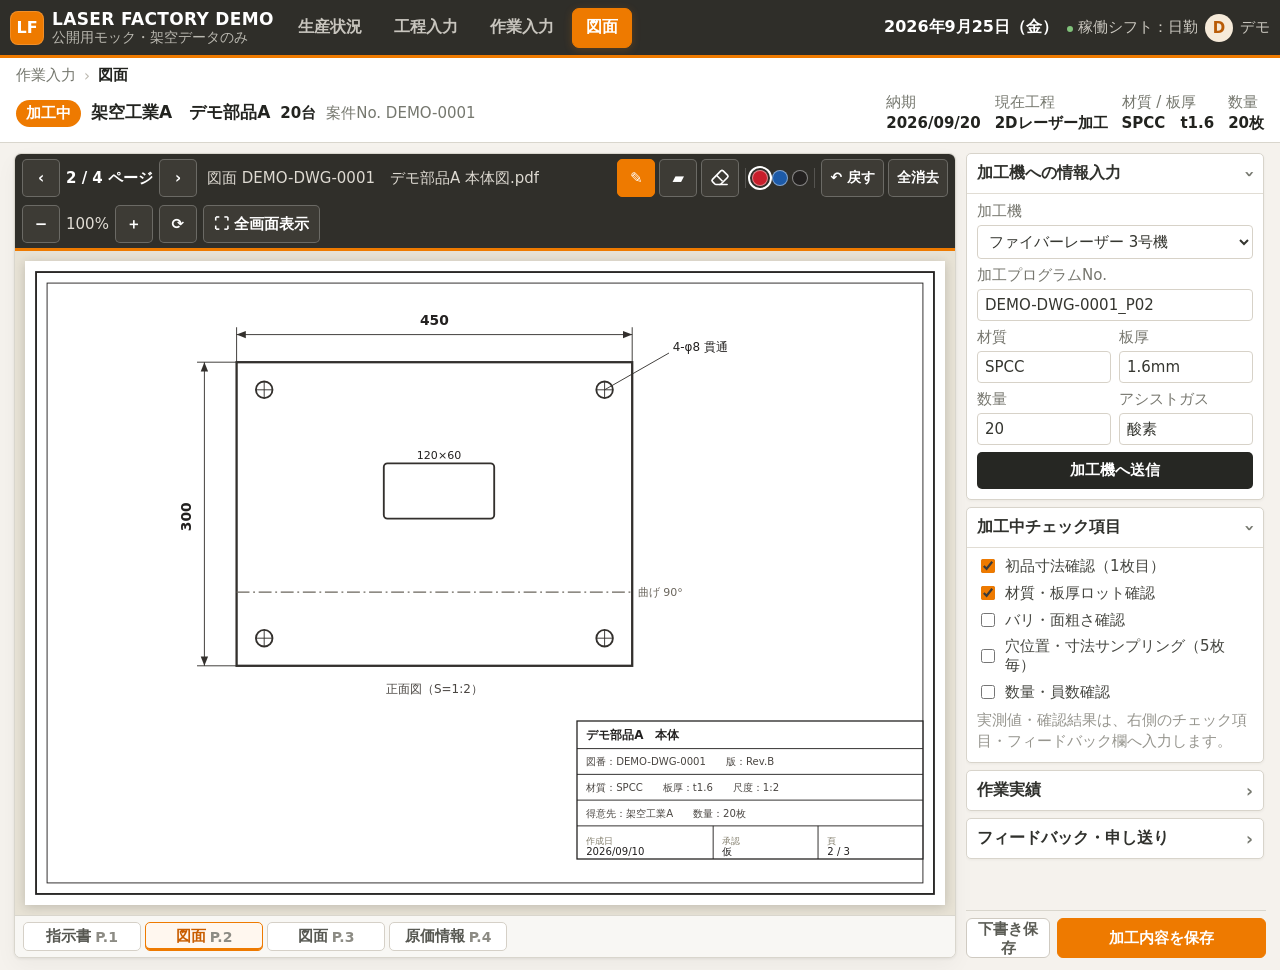
<file: process.html>
<!DOCTYPE html>

<html lang="ja">
<head>
<meta charset="utf-8"/>
<meta content="width=device-width, initial-scale=1.0" name="viewport"/>
<title>LASER FACTORY DEMO - 図面</title>
<link href="styles.css" rel="stylesheet"/>
<link href="process.css" rel="stylesheet"/>
</head>
<body class="process-body">
<!-- 共通ヘッダー：index.htmlと同じ仕様 -->
<header class="topbar">
<div class="topbar-left">
<div class="brand">
<div class="brand-mark">LF</div>
<div>
<div class="brand-name">LASER FACTORY DEMO</div>
<div class="brand-sub">公開用モック・架空データのみ</div>
</div>
</div>
<nav aria-label="メインナビゲーション" class="global-nav">
<button class="nav-btn" data-href="index.html" type="button">生産状況</button>
<button class="nav-btn" data-href="cad-setup.html" type="button">工程入力</button>
<button class="nav-btn" data-href="projects.html" type="button">作業入力</button>
<button class="nav-btn active" data-href="process.html" type="button">図面</button>
</nav>
</div>
<div class="user-area">
<div class="date" id="todayLabel">2026年9月25日（金）</div>
<div class="user"><span class="status-dot"></span>稼働シフト：日勤</div>
<div class="avatar">D</div>
<div class="role">デモ</div>
</div>
</header>
<div class="page-context">
<div class="breadcrumb-row">
<button class="crumb-link" data-href="projects.html" type="button">作業入力</button>
<span class="crumb-sep">›</span>
<span class="crumb-current">図面</span>
</div>
<div class="case-meta-bar">
<div class="case-meta-main">
<span class="stage-badge">加工中</span>
<h1>架空工業A　デモ部品A</h1>
<strong class="case-qty">20台</strong>
<span class="case-no">案件No. DEMO-0001</span>
</div>
<div class="case-meta-sub">
<div class="meta-item"><span>納期</span><strong>2026/09/20</strong></div>
<div class="meta-item"><span>現在工程</span><strong>2Dレーザー加工</strong></div>
<div class="meta-item"><span>材質 / 板厚</span><strong>SPCC　t1.6</strong></div>
<div class="meta-item"><span>数量</span><strong>20枚</strong></div>
</div>
</div>
</div>
<main class="process-main" id="processMain">
<section aria-label="加工指示書・図面PDFビューア" class="drawing-panel">
<div class="drawing-toolbar">
<div class="tool-group doc-nav">
<button aria-label="前のページ" class="tool-btn square" id="prevPage" type="button">‹</button>
<span class="doc-page"><b id="pageNow">2</b> / 4 ページ</span>
<button aria-label="次のページ" class="tool-btn square" id="nextPage" type="button">›</button>
<span class="doc-name" id="docName">図面 DEMO-DWG-0001　デモ部品A 本体図.pdf</span>
</div>
<div aria-label="図面追記ツール（モック表示）" class="tool-group pen-tools mock-only-tools">
<button aria-label="ペン（モック）" class="pen-btn active" data-mock-tool="pen" title="ペン（モック表示）" type="button">✎</button>
<button aria-label="マーカー（モック）" class="pen-btn" data-mock-tool="marker" title="マーカー（モック表示）" type="button">▰</button>
<button aria-label="消しゴム（モック）" class="pen-btn" data-mock-tool="eraser" title="消しゴム（モック表示）" type="button"><svg aria-hidden="true" class="eraser-icon" viewBox="0 0 24 24"><path d="M15.8 3.4 21 8.6a2 2 0 0 1 0 2.8l-7.8 7.8a2 2 0 0 1-1.4.6H7.2a2 2 0 0 1-1.4-.6l-2.8-2.8a2 2 0 0 1 0-2.8l10-10.2a2 2 0 0 1 2.8 0Z" fill="none" stroke="currentColor" stroke-linejoin="round" stroke-width="2"/><path d="m8.1 9 6.9 6.9" fill="none" stroke="currentColor" stroke-width="2"/><path d="M11.8 19.8h8.7" fill="none" stroke="currentColor" stroke-linecap="round" stroke-width="2"/></svg></button>
<span class="tool-sep"></span>
<button aria-label="赤色（モック）" class="color-btn red active" data-mock-color="red" title="赤（モック表示）" type="button"></button>
<button aria-label="青色（モック）" class="color-btn blue" data-mock-color="blue" title="青（モック表示）" type="button"></button>
<button aria-label="黒色（モック）" class="color-btn black" data-mock-color="black" title="黒（モック表示）" type="button"></button>
<span class="tool-sep"></span>
<button class="tool-btn annotation-action" id="mockUndo" title="戻す（モック表示）" type="button">↶ 戻す</button>
<button class="tool-btn annotation-action" id="mockClear" title="全消去（モック表示）" type="button">全消去</button>
</div>
<div class="tool-group view-tools">
<button aria-label="縮小" class="tool-btn square" id="zoomOut" type="button">−</button>
<span class="zoom-value" id="zoomLabel">100%</span>
<button aria-label="拡大" class="tool-btn square" id="zoomIn" type="button">＋</button>
<button aria-label="表示をリセット" class="tool-btn square" id="resetZoom" type="button">⟳</button>
<button class="tool-btn expand" id="fullscreenBtn" type="button">⛶ 全画面表示</button>
</div>
</div>
<div class="drawing-canvas-wrap" id="drawingScrollArea">
<div class="drawing-canvas" id="drawingCanvas">
<svg aria-label="図面PDFモック" class="drawing-svg" viewbox="0 0 1000 700" xmlns="http://www.w3.org/2000/svg">
<text x="500" y="360" text-anchor="middle" fill="#d9d3ca" font-size="62" font-weight="700" opacity="0.35" transform="rotate(-24 500 360)">DEMO / 架空図面</text>
<rect fill="#fff" height="676" stroke="#232120" stroke-width="2" width="976" x="12" y="12"></rect>
<rect fill="none" height="652" stroke="#232120" stroke-width="1" width="952" x="24" y="24"></rect>
<rect fill="none" height="330" stroke="#33302d" stroke-width="2.5" width="430" x="230" y="110"></rect>
<circle cx="260" cy="140" fill="none" r="9" stroke="#33302d" stroke-width="2"></circle>
<circle cx="630" cy="140" fill="none" r="9" stroke="#33302d" stroke-width="2"></circle>
<circle cx="260" cy="410" fill="none" r="9" stroke="#33302d" stroke-width="2"></circle>
<circle cx="630" cy="410" fill="none" r="9" stroke="#33302d" stroke-width="2"></circle>
<path d="M251 140h18M260 131v18M621 140h18M630 131v18M251 410h18M260 401v18M621 410h18M630 401v18" stroke="#33302d" stroke-width="1"></path>
<rect fill="none" height="60" rx="4" stroke="#33302d" stroke-width="2" width="120" x="390" y="220"></rect>
<line stroke="#6a655c" stroke-dasharray="14 4 2 4" stroke-width="1.3" x1="230" x2="660" y1="360" y2="360"></line>
<text fill="#6a655c" font-size="12" x="666" y="364">曲げ 90°</text>
<line stroke="#33302d" x1="230" x2="660" y1="80" y2="80"></line>
<line stroke="#33302d" x1="230" x2="230" y1="72" y2="110"></line>
<line stroke="#33302d" x1="660" x2="660" y1="72" y2="110"></line>
<polygon fill="#33302d" points="230,80 240,76 240,84"></polygon><polygon fill="#33302d" points="660,80 650,76 650,84"></polygon>
<text fill="#232120" font-size="15" font-weight="700" text-anchor="middle" x="445" y="70">450</text>
<line stroke="#33302d" x1="195" x2="195" y1="110" y2="440"></line>
<line stroke="#33302d" x1="187" x2="230" y1="110" y2="110"></line>
<line stroke="#33302d" x1="187" x2="230" y1="440" y2="440"></line>
<polygon fill="#33302d" points="195,110 191,120 199,120"></polygon><polygon fill="#33302d" points="195,440 191,430 199,430"></polygon>
<text fill="#232120" font-size="15" font-weight="700" text-anchor="middle" transform="rotate(-90 180 278)" x="180" y="278">300</text>
<line stroke="#33302d" x1="630" x2="700" y1="140" y2="100"></line>
<text fill="#232120" font-size="13" x="704" y="98">4-φ8 貫通</text>
<text fill="#232120" font-size="12" text-anchor="middle" x="450" y="215">120×60</text>
<text fill="#4a4642" font-size="13" text-anchor="middle" x="445" y="470">正面図（S=1:2）</text>
<g transform="translate(600,500)">
<rect fill="#fff" height="150" stroke="#232120" stroke-width="1.4" width="376" x="0" y="0"></rect>
<line stroke="#232120" x1="0" x2="376" y1="30" y2="30"></line><line stroke="#232120" x1="0" x2="376" y1="58" y2="58"></line><line stroke="#232120" x1="0" x2="376" y1="86" y2="86"></line><line stroke="#232120" x1="0" x2="376" y1="114" y2="114"></line>
<line stroke="#232120" x1="148" x2="148" y1="114" y2="150"></line><line stroke="#232120" x1="262" x2="262" y1="114" y2="150"></line>
<text fill="#232120" font-size="13" font-weight="700" x="10" y="20">デモ部品A　本体</text>
<text fill="#4a4642" font-size="11" x="10" y="48">図番：DEMO-DWG-0001　　版：Rev.B</text>
<text fill="#4a4642" font-size="11" x="10" y="76">材質：SPCC　　板厚：t1.6　　尺度：1:2</text>
<text fill="#4a4642" font-size="11" x="10" y="104">得意先：架空工業A　　数量：20枚</text>
<text fill="#85806f" font-size="10" x="10" y="134">作成日</text><text fill="#232120" font-size="11" x="10" y="146">2026/09/10</text>
<text fill="#85806f" font-size="10" x="158" y="134">承認</text><text fill="#232120" font-size="11" x="158" y="146">仮</text>
<text fill="#85806f" font-size="10" x="272" y="134">頁</text><text fill="#232120" font-size="11" x="272" y="146">2 / 3</text>
</g>
</svg>
</div>
</div>
<div class="drawing-footer">
<div class="drawing-thumbnails" id="pageTabs">
<button class="thumb" data-name="加工指示書 DEMO-DWG-0001.pdf" data-page="1" type="button">指示書<span>P.1</span></button>
<button class="thumb active" data-name="図面 DEMO-DWG-0001　デモ部品A 本体図.pdf" data-page="2" type="button">図面<span>P.2</span></button>
<button class="thumb" data-name="図面 DEMO-DWG-0001　曲げ詳細.pdf" data-page="3" type="button">図面<span>P.3</span></button>
<button class="thumb" data-name="原価情報 DEMO-DWG-0001.pdf" data-page="4" type="button">原価情報<span>P.4</span></button>
</div>
</div>
</section>
<aside aria-label="加工記録入力" class="side-panel">
<div class="side-panel-inner">
<details class="side-section" open="">
<summary>加工機への情報入力</summary>
<div class="side-section-body">
<label class="field-row">加工機
              <select>
<option>ファイバーレーザー 3号機</option>
<option>ファイバーレーザー 1号機</option>
<option>ファイバーレーザー 2号機</option>
</select>
</label>
<label class="field-row">加工プログラムNo.
              <input type="text" value="DEMO-DWG-0001_P02"/>
</label>
<div class="field-grid">
<label>材質<input type="text" value="SPCC"/></label>
<label>板厚<input type="text" value="1.6mm"/></label>
<label>数量<input type="number" value="20"/></label>
<label>アシストガス<input type="text" value="酸素"/></label>
</div>
<button class="btn-machine" id="machineSend" type="button">加工機へ送信</button>
</div>
</details>
<details class="side-section" open="">
<summary>加工中チェック項目</summary>
<div class="side-section-body">
<label class="check-row"><input checked="" type="checkbox"/> 初品寸法確認（1枚目）</label>
<label class="check-row"><input checked="" type="checkbox"/> 材質・板厚ロット確認</label>
<label class="check-row"><input type="checkbox"/> バリ・面粗さ確認</label>
<label class="check-row"><input type="checkbox"/> 穴位置・寸法サンプリング（5枚毎）</label>
<label class="check-row"><input type="checkbox"/> 数量・員数確認</label>
<p class="side-hint">実測値・確認結果は、右側のチェック項目・フィードバック欄へ入力します。</p>
</div>
</details>
<details class="side-section">
<summary>作業実績</summary>
<div class="side-section-body">
<p class="side-hint" style="margin-top:0;">開始・終了時刻は案件一覧で「開始」「終了」をタップした時刻を自動記録します。この画面では時刻を手入力しません。</p>
<div class="field-grid">
<label>開始時刻<input readonly="" type="text" value="09:20（自動記録）"/></label>
<label>終了時刻<input readonly="" type="text" value="—（作業中）"/></label>
<label>良品数<input type="number" value="19"/></label>
<label>不良数<input type="number" value="1"/></label>
</div>
<div class="calculated-row"><span>加工時間</span><strong>案件一覧から自動集計</strong></div>
<label class="field-row">作業実績メモ
              <textarea placeholder="段取り替え、停止理由、再加工など" rows="2"></textarea>
</label>
</div>
</details>
<details class="side-section">
<summary>フィードバック・申し送り</summary>
<div class="side-section-body">
<label class="field-row">加工指示へのフィードバック
              <textarea placeholder="図面・加工指示についての気づき" rows="3">切欠き部のR指示が図面に無かったため、R2で追記して加工しました。次回図面反映をお願いします。</textarea>
</label>
<label class="field-row">後工程への申し送り
              <textarea placeholder="曲げ・溶接・検査へ伝える内容" rows="3">四隅の取付穴は初品でOK確認済み。中央切欠きのR2面取りはバリ残りなし。</textarea>
</label>
</div>
</details>
</div>
<div class="side-actions">
<button class="btn-draft" id="draftSave" type="button">下書き保存</button>
<button class="btn-complete" id="completeWork" type="button">加工内容を保存</button>
</div>
</aside>
</main>
<div aria-live="polite" class="toast process-toast" id="processToast" role="status"></div>
<script>
    const drawingCanvas = document.getElementById('drawingCanvas');
    const zoomLabel = document.getElementById('zoomLabel');
    const toast = document.getElementById('processToast');
    let zoom = 1;
    let currentPage = '2';

    function notify(message){
      toast.textContent = message;
      toast.classList.add('show');
      clearTimeout(notify.timer);
      notify.timer = setTimeout(() => toast.classList.remove('show'), 2200);
    }

    document.querySelectorAll('.crumb-link[data-href]').forEach(btn => btn.addEventListener('click', () => { location.href = btn.dataset.href; }));
    document.querySelectorAll('.nav-btn[data-href]').forEach(btn => btn.addEventListener('click', () => { location.href = btn.dataset.href; }));
    document.querySelectorAll('[data-go]').forEach(btn => btn.addEventListener('click', () => { location.href = `index.html#${btn.dataset.go}`; }));

    function applyZoom(next){
      zoom = Math.max(.7, Math.min(1.6, next));
      drawingCanvas.style.setProperty('--drawing-zoom', zoom);
      zoomLabel.textContent = `${Math.round(zoom * 100)}%`;
    }
    document.getElementById('zoomIn').addEventListener('click', () => applyZoom(zoom + .1));
    document.getElementById('zoomOut').addEventListener('click', () => applyZoom(zoom - .1));
    document.getElementById('resetZoom').addEventListener('click', () => applyZoom(1));

    document.getElementById('fullscreenBtn').addEventListener('click', e => {
      document.body.classList.toggle('drawing-fullscreen');
      const full = document.body.classList.contains('drawing-fullscreen');
      e.currentTarget.textContent = full ? '⤢ 通常表示に戻る' : '⛶ 全画面表示';
    });

    const pageButtons = [...document.querySelectorAll('.thumb')];
    function selectPage(btn){
      pageButtons.forEach(b => b.classList.remove('active'));
      btn.classList.add('active');
      currentPage = btn.dataset.page;
      document.getElementById('pageNow').textContent = currentPage;
      document.getElementById('docName').textContent = btn.dataset.name;
      notify(currentPage === '1' ? '加工指示書を表示しました。' : currentPage === '4' ? '原価情報 P.4 を表示しました。' : `図面 P.${currentPage} を表示しました。`);
    }
    pageButtons.forEach(btn => btn.addEventListener('click', () => selectPage(btn)));
    document.getElementById('prevPage').addEventListener('click', () => {
      const i = pageButtons.findIndex(b => b.classList.contains('active'));
      selectPage(pageButtons[Math.max(0, i-1)]);
    });
    document.getElementById('nextPage').addEventListener('click', () => {
      const i = pageButtons.findIndex(b => b.classList.contains('active'));
      selectPage(pageButtons[Math.min(pageButtons.length-1, i+1)]);
    });

    // 図面追記ツールはモック表示のみ。実際の描画は行いません。
    document.querySelectorAll('[data-mock-tool]').forEach(btn => btn.addEventListener('click', () => {
      document.querySelectorAll('[data-mock-tool]').forEach(b => b.classList.remove('active'));
      btn.classList.add('active');
      notify('モック表示です。図面への書込み機能は実装していません。');
    }));
    document.querySelectorAll('[data-mock-color]').forEach(btn => btn.addEventListener('click', () => {
      document.querySelectorAll('[data-mock-color]').forEach(b => b.classList.remove('active'));
      btn.classList.add('active');
      notify('モック表示です。色選択のみ表示しています。');
    }));
    document.getElementById('mockUndo').addEventListener('click', () => notify('モック表示です。書込みデータはありません。'));
    document.getElementById('mockClear').addEventListener('click', () => notify('モック表示です。書込みデータはありません。'));

    document.getElementById('machineSend').addEventListener('click', () => notify('加工機へ入力情報を送信しました。'));
    document.getElementById('draftSave').addEventListener('click', () => notify('入力内容を下書き保存しました。'));
    document.getElementById('completeWork').addEventListener('click', () => {
      notify('チェック・申し送り内容を保存しました。工程の終了は作業入力から行います。');
    });

    applyZoom(1);
  </script>
</body>
</html>
</file>
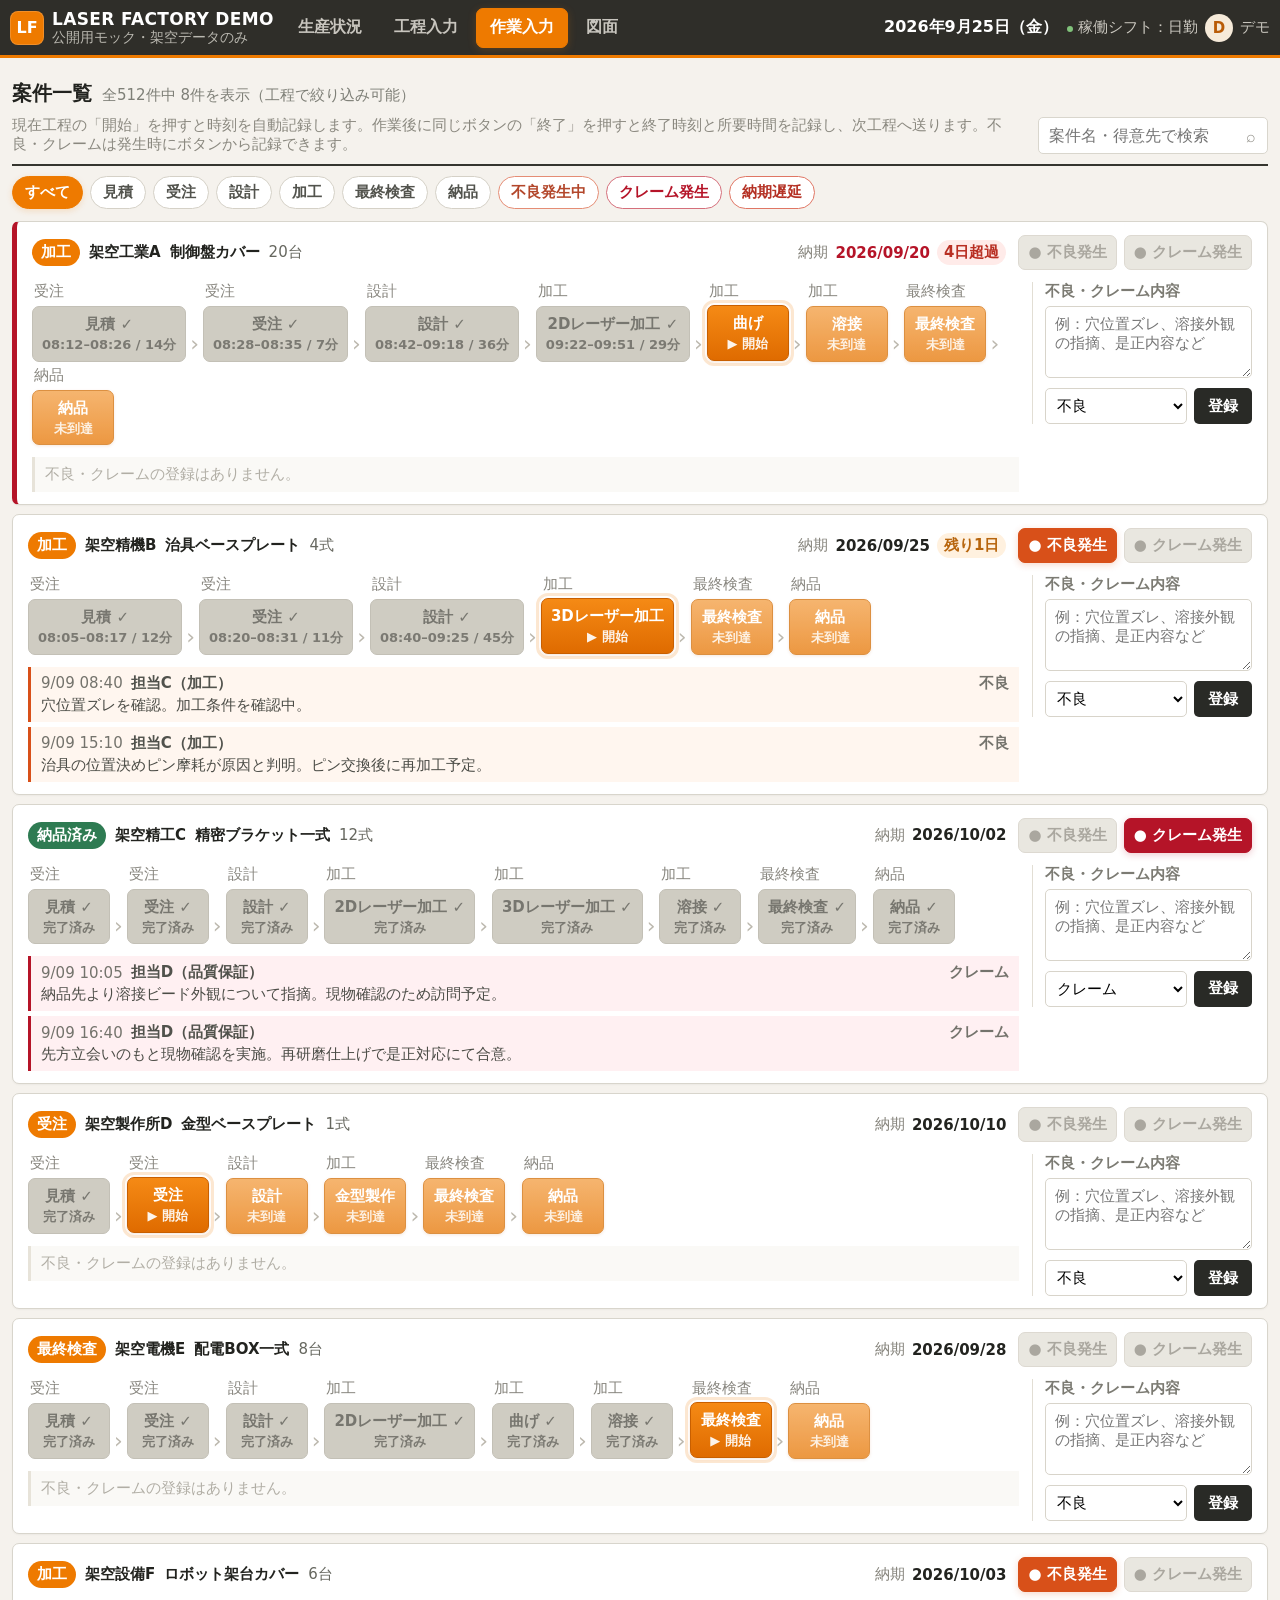
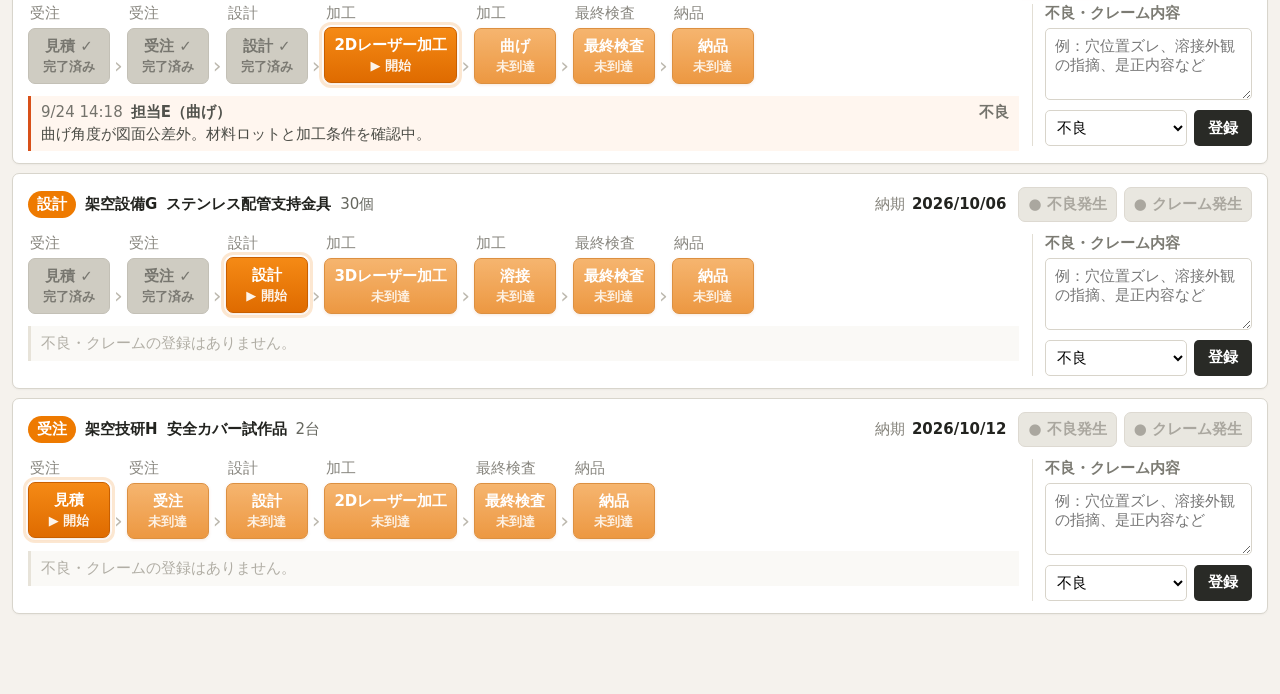
<file: projects.html>
<!DOCTYPE html>
<html lang="ja">
<head>
  <meta charset="UTF-8" />
  <meta name="viewport" content="width=device-width, initial-scale=1.0" />
  <title>LASER FACTORY DEMO - 案件一覧</title>
  <link rel="stylesheet" href="styles.css" />
</head>
<body>
  <header class="topbar">
    <div class="topbar-left">
      <div class="brand">
        <div class="brand-mark">LF</div>
        <div>
          <div class="brand-name">LASER FACTORY DEMO</div>
          <div class="brand-sub">公開用モック・架空データのみ</div>
        </div>
      </div>
            <nav class="global-nav" aria-label="メインナビゲーション">
<button class="nav-btn" data-href="index.html" type="button">生産状況</button>
<button class="nav-btn" data-href="cad-setup.html" type="button">工程入力</button>
<button class="nav-btn active" data-href="projects.html" type="button">作業入力</button>
<button class="nav-btn" data-href="process.html" type="button">図面</button>
</nav>
    </div>
    <div class="user-area">
      <div class="date" id="todayLabel">2026年9月25日（金）</div>
      <div class="user"><span class="status-dot"></span>稼働シフト：日勤</div>
      <div class="avatar">D</div>
      <div class="role">デモ</div>
    </div>
  </header>
  <main>
<section class="section-wrap project-section" id="project-list">
<div class="section-heading-row">
<div>
<div class="heading-line">
<h2>案件一覧</h2>
<span class="small-note">全512件中 <span id="visibleCount">8</span>件を表示（工程で絞り込み可能）</span>
</div>
<p class="operation-help">現在工程の「開始」を押すと時刻を自動記録します。作業後に同じボタンの「終了」を押すと終了時刻と所要時間を記録し、次工程へ送ります。不良・クレームは発生時にボタンから記録できます。</p>
</div>
<div class="search-box">
<input aria-label="案件名・得意先で検索" id="projectSearch" placeholder="案件名・得意先で検索" type="search"/>
<span>⌕</span>
</div>
</div>
<div class="filter-row" id="filterRow">
<button class="filter-btn active" data-filter="all">すべて</button>
<button class="filter-btn" data-filter="見積">見積</button>
<button class="filter-btn" data-filter="受注">受注</button>
<button class="filter-btn" data-filter="設計">設計</button>
<button class="filter-btn" data-filter="加工">加工</button>
<button class="filter-btn" data-filter="最終検査">最終検査</button>
<button class="filter-btn" data-filter="納品">納品</button>
<button class="filter-btn danger-outline" data-filter="不良">不良発生中</button>
<button class="filter-btn claim-outline" data-filter="クレーム">クレーム発生</button>
<button class="filter-btn late-outline" data-filter="遅延">納期遅延</button>
</div>
<div class="project-list" id="projectList"></div>
</section>
  </main>
  <div class="toast" id="toast" role="status" aria-live="polite"></div>
  <script>

    const today = new Date('2026-09-25T10:00:00');

    const monthlyOrders = [
      ['10月', 278], ['11月', 314], ['12月', 266], ['1月', 382], ['2月', 341], ['3月', 305],
      ['4月', 401], ['5月', 365], ['6月', 418], ['7月', 446], ['8月', 400], ['9月', 432]
    ];
    const yearlyOrders = [['2022年度', 2842], ['2023年度', 3361], ['2024年度', 3124], ['2025年度', 4208], ['2026年度', 3742]];
    const qualityTrend = [
      ['3月', 5, 1], ['4月', 4, 1], ['5月', 7, 3], ['6月', 5, 1], ['7月', 3, 1], ['8月', 6, 2], ['9月', 4, 2]
    ];

    const timeLogs = [
      {projectId:1, process:'見積', worker:'担当A', start:'2026-09-25T08:12:00', end:'2026-09-25T08:26:00'},
      {projectId:1, process:'受注', worker:'担当A', start:'2026-09-25T08:28:00', end:'2026-09-25T08:35:00'},
      {projectId:1, process:'設計', worker:'担当B', start:'2026-09-25T08:42:00', end:'2026-09-25T09:18:00'},
      {projectId:1, process:'2Dレーザー加工', worker:'担当C', start:'2026-09-25T09:22:00', end:'2026-09-25T09:51:00'},
      {projectId:2, process:'見積', worker:'担当A', start:'2026-09-25T08:05:00', end:'2026-09-25T08:17:00'},
      {projectId:2, process:'受注', worker:'担当A', start:'2026-09-25T08:20:00', end:'2026-09-25T08:31:00'},
      {projectId:2, process:'設計', worker:'担当B', start:'2026-09-25T08:40:00', end:'2026-09-25T09:25:00'},
      {projectId:5, process:'溶接', worker:'担当D', start:'2026-09-25T09:35:00', end:null}
    ];

    const projects = [
      {
        id: 1,
        customer: '架空工業A',
        name: '制御盤カバー',
        qty: '20台',
        due: '2026/09/20',
        route: ['見積', '受注', '設計', '2Dレーザー加工', '曲げ', '溶接', '最終検査', '納品'],
        completed: 4,
        defect: false,
        claim: false,
        comments: [],
        late: true
      },
      {
        id: 2,
        customer: '架空精機B',
        name: '治具ベースプレート',
        qty: '4式',
        due: '2026/09/25',
        route: ['見積', '受注', '設計', '3Dレーザー加工', '最終検査', '納品'],
        completed: 3,
        defect: true,
        claim: false,
        comments: [
          {type:'不良', time:'9/09 08:40', author:'担当C（加工）', text:'穴位置ズレを確認。加工条件を確認中。'},
          {type:'不良', time:'9/09 15:10', author:'担当C（加工）', text:'治具の位置決めピン摩耗が原因と判明。ピン交換後に再加工予定。'}
        ]
      },
      {
        id: 3,
        customer: '架空精工C',
        name: '精密ブラケット一式',
        qty: '12式',
        due: '2026/10/02',
        route: ['見積', '受注', '設計', '2Dレーザー加工', '3Dレーザー加工', '溶接', '最終検査', '納品'],
        completed: 8,
        defect: false,
        claim: true,
        comments: [
          {type:'クレーム', time:'9/09 10:05', author:'担当D（品質保証）', text:'納品先より溶接ビード外観について指摘。現物確認のため訪問予定。'},
          {type:'クレーム', time:'9/09 16:40', author:'担当D（品質保証）', text:'先方立会いのもと現物確認を実施。再研磨仕上げで是正対応にて合意。'}
        ]
      },
      {
        id: 4,
        customer: '架空製作所D',
        name: '金型ベースプレート',
        qty: '1式',
        due: '2026/10/10',
        route: ['見積', '受注', '設計', '金型製作', '最終検査', '納品'],
        completed: 1,
        defect: false,
        claim: false,
        comments: []
      },
      {
        id: 5,
        customer: '架空電機E',
        name: '配電BOX一式',
        qty: '8台',
        due: '2026/09/28',
        route: ['見積', '受注', '設計', '2Dレーザー加工', '曲げ', '溶接', '最終検査', '納品'],
        completed: 6,
        defect: false,
        claim: false,
        comments: []
      },
      {
        id: 6,
        customer: '架空設備F',
        name: 'ロボット架台カバー',
        qty: '6台',
        due: '2026/10/03',
        route: ['見積', '受注', '設計', '2Dレーザー加工', '曲げ', '最終検査', '納品'],
        completed: 3,
        defect: true,
        claim: false,
        comments: [
          {type:'不良', time:'9/24 14:18', author:'担当E（曲げ）', text:'曲げ角度が図面公差外。材料ロットと加工条件を確認中。'}
        ]
      },
      {
        id: 7,
        customer: '架空設備G',
        name: 'ステンレス配管支持金具',
        qty: '30個',
        due: '2026/10/06',
        route: ['見積', '受注', '設計', '3Dレーザー加工', '溶接', '最終検査', '納品'],
        completed: 2,
        defect: false,
        claim: false,
        comments: []
      },
      {
        id: 8,
        customer: '架空技研H',
        name: '安全カバー試作品',
        qty: '2台',
        due: '2026/10/12',
        route: ['見積', '受注', '設計', '2Dレーザー加工', '最終検査', '納品'],
        completed: 0,
        defect: false,
        claim: false,
        comments: []
      }
    ];

    const PORTAL_STATE_KEY = 'laser_factory_public_demo_state_v1';

    function saveSharedState(){
      try {
        localStorage.setItem(PORTAL_STATE_KEY, JSON.stringify({
          projects,
          timeLogs,
          updatedAt: new Date().toISOString()
        }));
      } catch (error) {
        console.warn('共有状態を保存できませんでした。', error);
      }
    }

    function loadSharedState(){
      try {
        const raw = localStorage.getItem(PORTAL_STATE_KEY);
        if (!raw) {
          saveSharedState();
          return;
        }
        const saved = JSON.parse(raw);
        if (Array.isArray(saved.projects)) {
          projects.splice(0, projects.length, ...saved.projects);
        }
        if (Array.isArray(saved.timeLogs)) {
          timeLogs.splice(0, timeLogs.length, ...saved.timeLogs);
        }
      } catch (error) {
        console.warn('共有状態を読み込めませんでした。初期データを使用します。', error);
      }
    }

    loadSharedState();

    let currentFilter = 'all';
    let searchText = '';

    function formatDate(date){
      return `${date.getFullYear()}年${date.getMonth()+1}月${date.getDate()}日（${['日','月','火','水','木','金','土'][date.getDay()]}）`;
    }

    function dueState(project){
      const due = new Date(project.due.replaceAll('/','-') + 'T23:59:59');
      const diff = Math.ceil((due - today) / 86400000);
      if (diff < 0 && project.completed < project.route.length) return {label:`${Math.abs(diff)}日超過`, cls:'overdue'};
      if (diff <= 3 && project.completed < project.route.length) return {label:`残り${Math.max(diff,0)}日`, cls:'soon'};
      return {label:'', cls:''};
    }

    function majorStage(step){
      if (['見積','受注'].includes(step)) return '受注';
      if (step === '設計') return '設計';
      if (['2Dレーザー加工','3Dレーザー加工','金型製作','曲げ','溶接'].includes(step)) return '加工';
      if (step === '最終検査') return '最終検査';
      if (step === '納品') return '納品';
      return step;
    }

    function currentStep(project){
      if (project.completed >= project.route.length) return '納品';
      return project.route[project.completed];
    }

    function renderSimpleBarChart(targetId, rows, {currentIndex = rows.length - 1, suffix = '', yearly = false} = {}){
      const target = document.getElementById(targetId);
      if (!target) return;
      const max = Math.max(...rows.map(r => r[1]));
      target.innerHTML = rows.map((row, index) => {
        const h = Math.max(12, Math.round(row[1] / max * 100));
        return `<div class="bar-col ${yearly ? 'year-col' : ''}">
          <span class="bar-value">${row[1].toLocaleString()}${suffix}</span>
          <div class="bar ${index === currentIndex ? 'current' : ''}" style="height:${h}%"></div>
          <span class="bar-label">${row[0]}</span>
        </div>`;
      }).join('');
    }

    function qualityTrendForDisplay(){
      const rows = qualityTrend.map(row => [...row]);
      const last = rows[rows.length - 1];
      if (!last) return rows;
      const initialActiveDefects = 2;
      const initialActiveClaims = 1;
      const activeDefects = projects.filter(p => p.defect).length;
      const activeClaims = projects.filter(p => p.claim).length;
      last[1] = Math.max(0, last[1] + activeDefects - initialActiveDefects);
      last[2] = Math.max(0, last[2] + activeClaims - initialActiveClaims);
      return rows;
    }

    function renderQualityChart(){
      const target = document.getElementById('qualityTrendChart');
      if (!target) return;
      const rows = qualityTrendForDisplay();
      const max = Math.max(...rows.flatMap(r => [r[1], r[2]]));
      target.innerHTML = rows.map((row, index) => {
        const defectH = Math.max(8, row[1] / max * 100);
        const claimH = Math.max(8, row[2] / max * 100);
        return `<div class="dual-col ${index === rows.length - 1 ? 'current' : ''}">
          <div class="dual-bars">
            <div class="quality-bar defect" style="height:${defectH}%" title="不良 ${row[1]}件"></div>
            <div class="quality-bar claim" style="height:${claimH}%" title="クレーム ${row[2]}件"></div>
          </div>
          <span>${row[0]}</span>
        </div>`;
      }).join('');
    }

    function incidentRows(){
      const rows = [];
      projects.forEach(p => {
        if (p.defect){
          const latest = [...p.comments].reverse().find(c => c.type === '不良');
          rows.push({type:'不良', name:`${p.customer}　${p.name}`, date:latest?.time?.split(' ')[0] || '9/25', text: latest?.text || '不良内容を確認中', status:'是正対応中'});
        }
        if (p.claim){
          const latest = [...p.comments].reverse().find(c => c.type === 'クレーム');
          rows.push({type:'クレーム', name:`${p.customer}　${p.name}`, date:latest?.time?.split(' ')[0] || '9/25', text: latest?.text || '先方確認中', status:'先方確認中'});
        }
      });
      return rows;
    }

    function renderIncidents(){
      const rows = incidentRows();
      const label = document.getElementById('incidentCountLabel');
      const body = document.getElementById('incidentTableBody');
      if (!label || !body) return;
      label.textContent = `全${rows.length}件中 上位${Math.min(rows.length,3)}件を表示`;
      body.innerHTML = rows.slice(0,3).map(r => `
        <tr>
          <td><span class="incident-pill ${r.type === 'クレーム' ? 'claim' : 'defect'}">${r.type}</span></td>
          <td>${r.name}</td>
          <td>${r.date}</td>
          <td class="incident-text">${r.text}</td>
          <td><span class="status-pill">${r.status}</span></td>
        </tr>`).join('');
    }

    function timeText(iso){
      if (!iso) return '—';
      const d = new Date(iso);
      return `${String(d.getHours()).padStart(2,'0')}:${String(d.getMinutes()).padStart(2,'0')}`;
    }

    function durationMinutes(log){
      if (!log?.start || !log?.end) return null;
      return Math.max(0, Math.round((new Date(log.end) - new Date(log.start)) / 60000));
    }

    function stageLog(projectId, step){
      return [...timeLogs].reverse().find(log => log.projectId === projectId && log.process === step);
    }

    function activeStageLog(project){
      const step = currentStep(project);
      return [...timeLogs].reverse().find(log => log.projectId === project.id && log.process === step && !log.end);
    }

    function stageButton(project, step, idx){
      const log = stageLog(project.id, step);
      if (idx < project.completed){
        const detail = log?.end ? `${timeText(log.start)}–${timeText(log.end)} / ${durationMinutes(log)}分` : '完了済み';
        return `<button class="stage-btn completed" disabled><span>${step} ✓</span><small>${detail}</small></button>`;
      }
      if (idx === project.completed && project.completed < project.route.length){
        const active = activeStageLog(project);
        if (active){
          return `<button class="stage-btn current running-stage" data-project="${project.id}" data-stage-index="${idx}" data-time-action="end" title="クリックで終了時刻を自動記録し、次工程へ送る"><span>${step}</span><small>■ 終了　開始 ${timeText(active.start)}</small></button>`;
        }
        return `<button class="stage-btn current start-stage" data-project="${project.id}" data-stage-index="${idx}" data-time-action="start" title="クリックで開始時刻を自動記録"><span>${step}</span><small>▶ 開始</small></button>`;
      }
      return `<button class="stage-btn waiting" disabled><span>${step}</span><small>未到達</small></button>`;
    }

    function stageGroups(project){
      return project.route.map((step, idx) => {
        return `<div class="stage-node">
          <span class="stage-major">${majorStage(step)}</span>
          ${stageButton(project, step, idx)}
        </div>${idx < project.route.length - 1 ? '<span class="stage-arrow">›</span>' : ''}`;
      }).join('');
    }

    function commentMarkup(project){
      if (!project.comments.length) return `<div class="comment-empty">不良・クレームの登録はありません。</div>`;
      return project.comments.map(c => `<div class="comment-row ${c.type === 'クレーム' ? 'claim' : 'defect'}">
        <div class="comment-meta"><span>${c.time}</span><b>${c.author}</b><span class="comment-kind">${c.type}</span></div>
        <div class="comment-text">${c.text}</div>
      </div>`).join('');
    }

    function matchesFilter(project){
      if (searchText){
        const hay = `${project.customer} ${project.name} ${project.qty}`.toLowerCase();
        if (!hay.includes(searchText.toLowerCase())) return false;
      }
      if (currentFilter === 'all') return true;
      if (currentFilter === '不良') return project.defect;
      if (currentFilter === 'クレーム') return project.claim;
      if (currentFilter === '遅延') return dueState(project).cls === 'overdue';
      return majorStage(currentStep(project)) === currentFilter || currentStep(project) === currentFilter;
    }

    function renderProjects(){
      const target = document.getElementById('projectList');
      if (!target) return;
      const visible = projects.filter(matchesFilter);
      const count = document.getElementById('visibleCount');
      if (count) count.textContent = visible.length;
      if (!visible.length){
        target.innerHTML = `<div class="empty-state">条件に一致する案件がありません。</div>`;
        return;
      }
      target.innerHTML = visible.map(p => {
        const due = dueState(p);
        const statusText = p.completed >= p.route.length ? '納品済み' : majorStage(currentStep(p));
        return `<article class="project-card ${due.cls === 'overdue' ? 'late-project' : ''}" data-project-card="${p.id}">
          <div class="project-top-row">
            <div class="project-title-wrap">
              <span class="project-status ${p.completed >= p.route.length ? 'done' : ''}">${statusText}</span>
              <h3>${p.customer}</h3>
              <strong>${p.name}</strong>
              <span class="qty">${p.qty}</span>
            </div>
            <div class="due-wrap">
              <span class="due-label">納期</span>
              <strong class="${due.cls}">${p.due}</strong>
              ${due.label ? `<span class="due-badge ${due.cls}">${due.label}</span>` : ''}
            </div>
            <div class="quality-controls">
              <button class="quality-toggle defect ${p.defect ? 'on' : ''}" data-quality="defect" data-project="${p.id}">● 不良発生</button>
              <button class="quality-toggle claim ${p.claim ? 'on' : ''}" data-quality="claim" data-project="${p.id}">● クレーム発生</button>
            </div>
          </div>

          <div class="project-body-grid">
            <div class="stage-area">
              <div class="stage-flow">${stageGroups(p)}</div>
              <div class="comment-log">${commentMarkup(p)}</div>
            </div>
            <div class="quality-entry">
              <label for="comment-${p.id}">不良・クレーム内容</label>
              <textarea id="comment-${p.id}" rows="3" placeholder="例：穴位置ズレ、溶接外観の指摘、是正内容など"></textarea>
              <div class="entry-actions">
                <select id="comment-type-${p.id}" aria-label="登録種別">
                  <option value="不良" ${p.defect ? 'selected' : ''}>不良</option>
                  <option value="クレーム" ${p.claim ? 'selected' : ''}>クレーム</option>
                </select>
                <button class="add-comment-btn" data-add-comment="${p.id}">登録</button>
              </div>
            </div>
          </div>
        </article>`;
      }).join('');
      bindDynamicEvents();
    }

    function updateDashboardMetrics(){
      const defectCount = projects.filter(p => p.defect).length;
      const claimCount = projects.filter(p => p.claim).length;
      const lateCount = projects.filter(p => dueState(p).cls === 'overdue').length;
      const defectEl = document.getElementById('metricDefects');
      const claimEl = document.getElementById('metricClaims');
      const lateEl = document.getElementById('metricLate');
      if (defectEl) defectEl.textContent = defectCount;
      if (claimEl) claimEl.textContent = claimCount;
      if (lateEl) lateEl.textContent = lateCount;
    }

    function showToast(message, type='normal'){
      const toast = document.getElementById('toast');
      toast.textContent = message;
      toast.className = `toast show ${type}`;
      clearTimeout(showToast.timer);
      showToast.timer = setTimeout(() => toast.className = 'toast', 2800);
    }

    function recordStageStart(projectId, index){
      const p = projects.find(x => x.id === projectId);
      if (!p || index !== p.completed || p.completed >= p.route.length || activeStageLog(p)) return;
      const step = p.route[index];
      timeLogs.push({projectId:p.id, process:step, worker:'担当A', start:new Date().toISOString(), end:null});
      saveSharedState();
      showToast(`${step}を開始しました。開始時刻を自動記録しました。`, 'success');
      renderProjects();
      renderTimeSummary();
    }

    function recordStageEnd(projectId, index){
      const p = projects.find(x => x.id === projectId);
      if (!p || index !== p.completed || p.completed >= p.route.length) return;
      const step = p.route[index];
      const log = activeStageLog(p);
      if (!log) return;
      log.end = new Date().toISOString();
      p.completed += 1;
      saveSharedState();
      const mins = durationMinutes(log);
      if (p.completed >= p.route.length){
        showToast(`${step}を終了（${mins}分）。案件を納品完了にしました。`, 'success');
      } else {
        showToast(`${step}を終了（${mins}分）。次工程「${p.route[p.completed]}」へ送りました。`, 'success');
      }
      renderProjects();
      renderIncidents();
      renderTimeSummary();
      updateDashboardMetrics();
    }

    function renderTimeSummary(){
      const filter = document.getElementById('timeProcessFilter')?.value || 'all';
      const rows = timeLogs.filter(log => filter === 'all' || log.process === filter);
      const done = rows.filter(log => log.end);
      const running = rows.filter(log => !log.end);
      const durations = done.map(durationMinutes).filter(v => v !== null);
      const avg = durations.length ? Math.round(durations.reduce((a,b)=>a+b,0) / durations.length) : 0;
      const longest = durations.length ? Math.max(...durations) : 0;
      const doneEl = document.getElementById('timeDoneCount');
      const runningEl = document.getElementById('timeRunningCount');
      const avgEl = document.getElementById('timeAverage');
      const longestEl = document.getElementById('timeLongest');
      const body = document.getElementById('timeLogBody');
      if (!body) return;
      if (doneEl) doneEl.innerHTML = `${done.length}<small>件</small>`;
      if (runningEl) runningEl.innerHTML = `${running.length}<small>件</small>`;
      if (avgEl) avgEl.innerHTML = `${avg}<small>分</small>`;
      if (longestEl) longestEl.innerHTML = `${longest}<small>分</small>`;
      body.innerHTML = [...rows].reverse().slice(0,10).map(log => {
        const p = projects.find(x => x.id === log.projectId);
        const mins = durationMinutes(log);
        return `<tr class="${log.end ? '' : 'running-row'}">
          <td><strong>${p ? p.customer : '—'}</strong><span>${p ? p.name : '—'}</span></td>
          <td>${log.process}</td>
          <td>${log.worker}</td>
          <td>${timeText(log.start)}</td>
          <td>${log.end ? timeText(log.end) : '<span class="running-pill">作業中</span>'}</td>
          <td>${mins === null ? '—' : `<strong>${mins}分</strong>`}</td>
        </tr>`;
      }).join('') || '<tr><td colspan="6" class="time-empty">該当する作業記録はありません。</td></tr>';
    }

    function handleQualityToggle(projectId, type){
      const p = projects.find(x => x.id === projectId);
      if (!p) return;
      if (type === 'claim' && p.completed < p.route.length){
        showToast('クレームは納品完了後の案件で登録してください。', 'warning');
        return;
      }
      p[type] = !p[type];
      saveSharedState();
      showToast(`${type === 'claim' ? 'クレーム' : '不良'}発生を${p[type] ? 'ON' : '解除'}にしました。`, p[type] ? 'warning' : 'normal');
      renderProjects();
      renderIncidents();
      updateDashboardMetrics();
    }

    function addComment(projectId){
      const p = projects.find(x => x.id === projectId);
      const textArea = document.getElementById(`comment-${projectId}`);
      const typeSelect = document.getElementById(`comment-type-${projectId}`);
      const text = textArea.value.trim();
      const type = typeSelect.value;
      if (!text){ showToast('登録する内容を入力してください。', 'warning'); return; }
      if (type === 'クレーム' && p.completed < p.route.length){
        showToast('クレームは納品完了後の案件で登録してください。', 'warning');
        return;
      }
      if (type === '不良') p.defect = true;
      if (type === 'クレーム') p.claim = true;
      p.comments.push({type, time:'9/25 10:30', author:'デモ担当', text});
      saveSharedState();
      showToast(`${type}内容を登録しました。`, 'success');
      renderProjects();
      renderIncidents();
      updateDashboardMetrics();
    }

    function bindDynamicEvents(){
      document.querySelectorAll('.stage-btn.current[data-time-action]').forEach(btn => {
        btn.addEventListener('click', () => {
          const projectId = Number(btn.dataset.project);
          const stageIndex = Number(btn.dataset.stageIndex);
          if (btn.dataset.timeAction === 'start') recordStageStart(projectId, stageIndex);
          else recordStageEnd(projectId, stageIndex);
        });
      });
      document.querySelectorAll('.quality-toggle').forEach(btn => {
        btn.addEventListener('click', () => handleQualityToggle(Number(btn.dataset.project), btn.dataset.quality));
      });
      document.querySelectorAll('[data-add-comment]').forEach(btn => {
        btn.addEventListener('click', () => addComment(Number(btn.dataset.addComment)));
      });
    }

    document.getElementById('filterRow')?.addEventListener('click', e => {
      const btn = e.target.closest('.filter-btn');
      if (!btn) return;
      currentFilter = btn.dataset.filter;
      document.querySelectorAll('.filter-btn').forEach(b => b.classList.toggle('active', b === btn));
      renderProjects();
    });

    document.getElementById('timeProcessFilter')?.addEventListener('change', renderTimeSummary);

    document.getElementById('projectSearch')?.addEventListener('input', e => {
      searchText = e.target.value.trim();
      renderProjects();
    });

    document.querySelectorAll('.nav-btn').forEach(btn => {
      btn.addEventListener('click', () => {
        if (btn.dataset.href) {
          window.location.href = btn.dataset.href;
          return;
        }
        document.querySelectorAll('.nav-btn').forEach(b => b.classList.remove('active'));
        btn.classList.add('active');
        const target = document.getElementById(btn.dataset.scroll);
        if (target) target.scrollIntoView({behavior:'smooth', block:'start'});
      });
    });

    window.addEventListener('storage', event => {
      if (event.key === PORTAL_STATE_KEY) {
        window.location.reload();
      }
    });

    const todayLabel = document.getElementById('todayLabel');
    if (todayLabel) todayLabel.textContent = formatDate(today);
    renderSimpleBarChart('monthlyOrdersChart', monthlyOrders);
    renderSimpleBarChart('yearlyOrdersChart', yearlyOrders, {yearly:true});
    renderQualityChart();
    renderIncidents();
    renderProjects();
    renderTimeSummary();
    updateDashboardMetrics();
  
  </script>
</body>
</html>
</file>
<file: styles.css>
:root {
  --orange: #ee7a00;
  --orange-dark: #c95d00;
  --orange-soft: #fff2e5;
  --ink: #22231f;
  --ink-2: #34352f;
  --muted: #76786f;
  --line: #d9d6cd;
  --bg: #f5f2ed;
  --panel: #ffffff;
  --gray-btn: #d7d4ca;
  --gray-text: #7a786f;
  --red: #b51428;
  --red-dark: #8f0f21;
  --red-soft: #fff0f2;
  --green: #2e7b52;
  --green-soft: #eaf6ef;
  --shadow: 0 1px 3px rgba(34,35,31,.08), 0 8px 22px rgba(34,35,31,.04);
}

* { box-sizing: border-box; }
html { scroll-behavior: smooth; }
body {
  margin: 0;
  font-family: "Yu Gothic UI", "Meiryo", system-ui, -apple-system, BlinkMacSystemFont, sans-serif;
  color: var(--ink);
  background: var(--bg);
  font-size:21px;
}
button, input, textarea, select { font: inherit; }
button { cursor: pointer; }

.topbar {
  min-height: 68px;
  background: #2f2e29;
  color: #fff;
  display: flex;
  align-items: stretch;
  justify-content: space-between;
  gap: 18px;
  border-bottom: 3px solid var(--orange);
  position: sticky;
  top: 0;
  z-index: 30;
  padding: 0 14px 0 10px;
}
.topbar-left {
  display: flex;
  align-items: stretch;
  gap: 14px;
  min-width: 0;
  flex: 1 1 auto;
}
.brand { display:flex; align-items:center; gap:12px; padding:0 6px 0 4px; flex:0 0 auto; }
.brand-mark {
  width: 38px; height: 38px; border-radius: 9px;
  display:grid; place-items:center; font-weight:800; font-size:21px;
  background: var(--orange); color:#fff;
  box-shadow: inset 0 0 0 1px rgba(255,255,255,.16);
}
.brand-name { font-weight: 800; letter-spacing:.02em; font-size:21px; }
.brand-sub { color:#bab8b0; font-size:21px; margin-top:2px; }
.global-nav {
  display:flex;
  align-items:center;
  justify-content:flex-start;
  gap:10px;
  flex:1 1 auto;
  min-width:0;
  overflow-x:auto;
  overflow-y:hidden;
  scrollbar-width:none;
  -ms-overflow-style:none;
  padding:8px 0 8px 4px;
}
.global-nav::-webkit-scrollbar { display:none; }
.nav-btn {
  border:1px solid transparent;
  background:transparent;
  color:#c8c5be;
  font-weight:700;
  padding:0 18px;
  min-height:44px;
  border-radius:8px;
  white-space:nowrap;
  margin:0;
  display:flex;
  align-items:center;
  position:relative;
  transition: background .15s ease, color .15s ease, border-color .15s ease, box-shadow .15s ease;
}
.nav-btn:hover { color:#fff; background:#393833; }
.nav-btn.active {
  background:var(--orange);
  color:#fff;
  border-color:var(--orange);
  box-shadow:0 2px 8px rgba(238,122,0,.22);
}
.nav-btn.active::after {
  content:none;
}
.user-area { display:flex; justify-content:flex-end; align-items:center; gap:10px; padding:0 8px 0 0; font-size:21px; flex:0 0 auto; }
.date { font-weight:700; margin-right:6px; }
.user { color:#ccc9c1; }
.status-dot { display:inline-block; width:7px; height:7px; border-radius:50%; background:#80c27a; margin-right:5px; }
.avatar { width:30px; height:30px; border-radius:50%; background:#f6ead9; color:#b95b06; display:grid; place-items:center; font-weight:800; }
.role { color:#c7c4bc; }

main { padding-bottom: 80px; }
.section-wrap { width:min(1520px, calc(100% - 46px)); margin: 0 auto; }
.dashboard-grid { padding-top: 28px; display:grid; grid-template-columns: 1.05fr .95fr; gap:18px; align-items:start; }
.panel { background:var(--panel); border:1px solid var(--line); border-radius:7px; box-shadow:var(--shadow); padding:22px 24px 20px; }
.panel-head { display:flex; align-items:flex-start; justify-content:space-between; border-bottom:2px solid #33332e; padding-bottom:10px; margin-bottom:16px; }
.panel-head h2 { margin:0; font-size:22px; }
.panel-head p { display:inline; color:var(--muted); margin:0 0 0 8px; font-size:21px; }
.panel-kicker { color:#a5a39c; font-size:21px; letter-spacing:.08em; }

.metric-grid { display:grid; gap:10px; margin-bottom:22px; }
.metric-grid-4 { grid-template-columns:repeat(4, 1fr); }
.metric-grid-3 { grid-template-columns:repeat(3, 1fr); }
.metric-card { min-height:112px; background:#f3f1ed; border-radius:6px; border:1px solid #dedbd3; padding:14px 14px 12px; position:relative; overflow:hidden; }
.metric-card::before { content:""; position:absolute; left:0; top:0; bottom:0; width:4px; background:#292a26; }
.metric-card.orange-edge::before { background:var(--orange); }
.metric-card.quality-edge::before { background:#d85019; }
.metric-card.claim-edge::before, .metric-card.danger-edge::before { background:var(--red); }
.metric-card.danger-soft { background:#fff1f2; }
.metric-label { display:block; font-size:18px; color:#6f7069; line-height:1.4; min-height:34px; }
.metric-card strong { display:block; font-size:28px; line-height:1; margin:5px 0 8px; letter-spacing:-.02em; }
.metric-card small { font-size:18px; font-weight:500; margin-left:4px; color:#75766e; }
.metric-note { color:#74766e; font-size:18px; }
.metric-note.positive { color:var(--green); font-weight:700; }
.danger-text { color:var(--red) !important; }

.chart-block { margin-top: 8px; }
.chart-block + .chart-block { margin-top:22px; }
.chart-title-row { display:flex; justify-content:space-between; align-items:center; gap:12px; margin-bottom:10px; }
.chart-title-row h3 { margin:0; font-size:18px; }
.chart-title-row > span, .chart-title-row .legend { color:#9b9991; font-size:18px; }
.bar-chart { height:148px; display:flex; align-items:flex-end; gap:9px; padding:20px 0 0; border-bottom:1px solid #ddd9d0; }
.bar-chart.yearly { height:118px; gap:18px; }
.bar-col { flex:1; height:100%; min-width:0; display:grid; grid-template-rows:18px 1fr 22px; align-items:end; text-align:center; }
.bar-col.year-col { min-width:70px; }
.bar-value { font-size:18px; font-weight:700; color:#3d3e38; align-self:center; }
.bar { width:100%; background:linear-gradient(180deg, #f88a12 0%, #df6900 100%); border-radius:4px 4px 0 0; min-height:8px; }
.bar.current { background:linear-gradient(180deg, #44433d 0%, #242520 100%); }
.bar-label { font-size:18px; color:#939189; padding-top:5px; white-space:nowrap; }

.legend { display:flex; align-items:center; gap:5px; }
.legend-defect, .legend-claim { width:8px; height:8px; border-radius:50%; display:inline-block; margin-left:8px; }
.legend-defect { background:#d94d1b; }
.legend-claim { background:var(--red); }
.dual-bar-chart { height:122px; display:flex; align-items:flex-end; gap:16px; padding:10px 8px 0; border-bottom:1px solid #ddd9d0; }
.dual-col { flex:1; height:100%; display:grid; grid-template-rows:1fr 20px; align-items:end; text-align:center; }
.dual-bars { height:100%; display:flex; align-items:flex-end; justify-content:center; gap:4px; }
.quality-bar { width:38%; max-width:38px; border-radius:4px 4px 0 0; min-height:7px; }
.quality-bar.defect { background:#d64a1c; }
.quality-bar.claim { background:var(--red); }
.dual-col.current .dual-bars { outline:1px solid #2d2e29; outline-offset:3px; border-radius:4px; }
.dual-col > span { font-size:18px; color:#919087; padding-top:6px; }

.incident-block { margin-top:20px; }
.incident-table-wrap { overflow-x:auto; }
.incident-table { width:100%; border-collapse:collapse; font-size:18px; }
.incident-table th { text-align:left; font-weight:600; color:#6d6d66; border-bottom:2px solid #353630; padding:7px 6px; white-space:nowrap; }
.incident-table td { border-bottom:1px solid #ddd9d1; padding:8px 6px; vertical-align:middle; }
.incident-table th:first-child, .incident-table td:first-child { width:76px; min-width:76px; }
.incident-table .incident-text { max-width:220px; white-space:nowrap; overflow:hidden; text-overflow:ellipsis; }
.incident-pill { display:inline-flex; align-items:center; justify-content:center; color:#fff; border-radius:999px; padding:4px 8px; min-width:58px; white-space:nowrap; font-weight:800; font-size:12px; line-height:1.2; }
.incident-pill.defect { background:#dc4d1b; }
.incident-pill.claim { background:var(--red); }
.status-pill { display:inline-block; background:#f1ead7; border:1px solid #ddcfad; border-radius:999px; padding:3px 7px; color:#765e2c; font-weight:700; white-space:nowrap; }

.project-section { margin-top:32px; }
.section-heading-row { display:flex; align-items:flex-end; justify-content:space-between; gap:20px; border-bottom:2px solid #35352f; padding-bottom:10px; }
.heading-line { display:flex; align-items:baseline; gap:10px; }
.heading-line h2 { margin:0; font-size:24px; }
.small-note { font-size:21px; color:#7e7f77; }
.operation-help { margin:9px 0 0; font-size:21px; color:#8a887f; }
.search-box { position:relative; min-width:270px; }
.search-box input { width:100%; padding:10px 36px 10px 12px; border:1px solid var(--line); border-radius:5px; background:#fff; outline:none; }
.search-box input:focus { border-color:var(--orange); box-shadow:0 0 0 3px rgba(238,122,0,.12); }
.search-box span { position:absolute; right:12px; top:50%; transform:translateY(-50%); color:#95938c; }

.filter-row { display:flex; flex-wrap:wrap; gap:9px; padding:14px 0 16px; }
.filter-btn { border:1px solid #d5d1c7; background:#fff; border-radius:999px; padding:7px 15px; color:#52534d; font-weight:700; font-size:21px; }
.filter-btn:hover { border-color:#aaa79d; }
.filter-btn.active { background:var(--orange); border-color:var(--orange); color:#fff; box-shadow:0 2px 6px rgba(238,122,0,.18); }
.filter-btn.danger-outline { border-color:#e58d75; color:#b3472b; }
.filter-btn.claim-outline { border-color:#d56f7b; color:var(--red); }
.filter-btn.late-outline { border-color:#e07664; color:#b53225; }
.filter-btn.danger-outline.active { color:#fff; background:#d85019; border-color:#d85019; }
.filter-btn.claim-outline.active { color:#fff; background:var(--red); border-color:var(--red); }
.filter-btn.late-outline.active { color:#fff; background:#b53225; border-color:#b53225; }

.project-list { display:flex; flex-direction:column; gap:12px; }
.project-card { background:#fff; border:1px solid #d8d5cc; border-radius:7px; box-shadow:0 1px 2px rgba(0,0,0,.04); padding:17px 20px 16px; transition:.15s ease; }
.project-card:hover { box-shadow:0 3px 14px rgba(43,42,37,.08); }
.project-card.late-project { border-left:5px solid var(--red); }
.project-top-row { display:grid; grid-template-columns:minmax(0,1fr) auto auto; align-items:center; gap:18px; }
.project-title-wrap { display:flex; align-items:center; gap:9px; min-width:0; }
.project-title-wrap h3 { margin:0; font-size:21px; white-space:nowrap; }
.project-title-wrap strong { font-size:21px; overflow:hidden; text-overflow:ellipsis; white-space:nowrap; }
.project-title-wrap .qty { color:#66675f; font-size:21px; white-space:nowrap; }
.project-status { display:inline-flex; align-items:center; border-radius:999px; background:var(--orange); color:#fff; padding:4px 9px; font-size:21px; font-weight:800; white-space:nowrap; }
.project-status.done { background:var(--green); }
.due-wrap { display:flex; align-items:center; gap:7px; white-space:nowrap; }
.due-label { font-size:21px; color:#85837b; }
.due-wrap strong { font-size:21px; }
.due-wrap strong.overdue { color:var(--red); }
.due-badge { border-radius:999px; padding:3px 7px; font-size:21px; font-weight:800; }
.due-badge.overdue { background:#ffebe9; color:#b82e22; }
.due-badge.soon { background:#fff1df; color:#b7650d; }
.quality-controls { display:flex; gap:7px; }
.quality-toggle { border:1px solid #ddd9d1; background:#e9e7e0; color:#aaa79f; border-radius:7px; padding:8px 11px; font-size:21px; font-weight:800; min-width:104px; }
.quality-toggle.defect.on { background:#d85019; border-color:#d85019; color:#fff; box-shadow:0 2px 7px rgba(216,80,25,.22); }
.quality-toggle.claim.on { background:var(--red); border-color:var(--red); color:#fff; box-shadow:0 2px 7px rgba(181,20,40,.22); }

.project-body-grid { display:grid; grid-template-columns:minmax(0,1fr) 255px; gap:18px; align-items:start; margin-top:15px; }
.stage-area { min-width:0; }
.stage-flow { display:flex; align-items:flex-end; flex-wrap:wrap; gap:4px; }
.stage-node { display:flex; flex-direction:column; gap:5px; min-width:78px; }
.stage-major { color:#88867f; font-size:21px; padding-left:2px; min-height:13px; }
.stage-btn { border:1px solid #c85f00; background:linear-gradient(#f58a15,#df6b00); color:#fff; border-radius:7px; padding:10px 11px; font-size:21px; font-weight:800; min-height:44px; box-shadow:0 1px 3px rgba(190,88,0,.16); transition:.14s ease; white-space:nowrap; }
.stage-btn.current { outline:3px solid rgba(238,122,0,.18); outline-offset:2px; transform:translateY(-1px); }
.stage-btn.current:hover { filter:brightness(1.05); transform:translateY(-2px); }
.stage-btn.waiting { background:linear-gradient(#f4a550,#e98219); border-color:#d57818; opacity:.82; }
.stage-btn.completed { background:#cfccc2; border-color:#c3c0b6; color:#77766f; box-shadow:none; }
.stage-btn:disabled { cursor:default; }
.stage-arrow { color:#bcb8ae; font-size:27px; line-height:38px; margin-bottom:1px; }

.comment-log { margin-top:12px; display:flex; flex-direction:column; gap:5px; }
.comment-empty { color:#b1aea5; background:#faf9f6; border-left:3px solid #e7e3d9; padding:8px 10px; font-size:21px; }
.comment-row { border-left:3px solid #d85019; background:#fff6ef; padding:7px 10px; font-size:21px; }
.comment-row.claim { border-left-color:var(--red); background:var(--red-soft); }
.comment-meta { display:flex; align-items:center; gap:8px; color:#74736c; margin-bottom:3px; }
.comment-meta b { color:#51524c; }
.comment-kind { margin-left:auto; font-weight:800; }
.comment-text { font-size:21px; color:#4b4c46; }

.quality-entry { border-left:1px solid #e2ded4; padding-left:16px; }
.quality-entry label { display:block; font-size:21px; color:#7c7b73; margin-bottom:5px; font-weight:700; }
.quality-entry textarea { width:100%; resize:vertical; min-height:60px; border:1px solid #d8d4ca; border-radius:5px; padding:8px 9px; font-size:21px; outline:none; background:#fff; }
.quality-entry textarea:focus { border-color:var(--orange); box-shadow:0 0 0 3px rgba(238,122,0,.1); }
.entry-actions { display:grid; grid-template-columns:1fr auto; gap:7px; margin-top:6px; }
.entry-actions select { border:1px solid #d8d4ca; border-radius:5px; padding:7px; background:#fff; font-size:21px; }
.add-comment-btn { border:0; border-radius:5px; background:#292a26; color:#fff; padding:7px 14px; font-weight:800; font-size:21px; }
.add-comment-btn:hover { background:#11120f; }
.empty-state { padding:44px; text-align:center; background:#fff; color:#8c8b83; border:1px dashed #cbc7bd; border-radius:8px; }

.toast { position:fixed; right:22px; bottom:22px; background:#2f302b; color:#fff; padding:12px 16px; border-radius:7px; box-shadow:0 10px 25px rgba(0,0,0,.2); font-size:21px; opacity:0; transform:translateY(14px); pointer-events:none; transition:.2s ease; z-index:100; max-width:380px; }
.toast.show { opacity:1; transform:translateY(0); }
.toast.success { background:#276b47; }
.toast.warning { background:#9e5a12; }

@media (max-width: 1180px){
  .topbar { flex-wrap:wrap; height:auto; min-height:68px; padding-bottom:8px; }
  .topbar-left { width:100%; flex-wrap:wrap; gap:8px; }
  .global-nav { width:100%; height:auto; border-top:1px solid rgba(255,255,255,.06); padding:8px 0 0 0; }
  .user-area { padding-right:8px; margin-left:auto; }
  .dashboard-grid { grid-template-columns:1fr; }
  .project-body-grid { grid-template-columns:1fr; }
  .quality-entry { border-left:0; border-top:1px solid #e2ded4; padding-left:0; padding-top:12px; }
}

@media (max-width: 820px){
  body { font-size:21px; }
  .section-wrap { width:min(100% - 20px, 1520px); }
  .brand { padding:0 2px; }
  .brand-sub, .user, .role, .date { display:none; }
  .user-area { min-width:52px; }
  .nav-btn { padding:0 12px; font-size:21px; }
  .metric-grid-4, .metric-grid-3 { grid-template-columns:repeat(2, 1fr); }
  .section-heading-row { align-items:stretch; flex-direction:column; }
  .search-box { min-width:0; width:100%; }
  .project-top-row { grid-template-columns:1fr; gap:10px; align-items:start; }
  .quality-controls { flex-wrap:wrap; }
  .stage-flow { gap:3px; }
  .stage-node { min-width:auto; }
  .stage-btn { padding:9px 8px; font-size:21px; }
  .panel { padding:17px 14px; }
  .bar-chart { gap:4px; }
  .bar-value { font-size:18px; }
}

@media (max-width: 520px){
  .metric-grid-4, .metric-grid-3 { grid-template-columns:1fr; }
  .global-nav { overflow-x:auto; overflow-y:hidden; scrollbar-width:none; -ms-overflow-style:none; }
  .nav-btn { min-width:105px; }
  .project-title-wrap { flex-wrap:wrap; }
  .quality-toggle { flex:1; min-width:140px; }
  .stage-arrow { display:none; }
  .stage-flow { gap:7px; }
}

/* ===== 工程時間入力・集計（ダッシュボード） ===== */
.time-summary-section { margin-top: 30px; }
.time-summary-heading { align-items: flex-end; }
.time-filter-wrap { display:flex; align-items:center; gap:8px; white-space:nowrap; }
.time-filter-wrap label { font-size:21px; color:var(--muted); font-weight:700; }
.time-filter-wrap select { min-width:180px; border:1px solid var(--line); border-radius:6px; background:#fff; padding:8px 10px; outline:none; }
.time-filter-wrap select:focus { border-color:var(--orange); box-shadow:0 0 0 3px rgba(238,122,0,.10); }

.time-summary-grid { display:grid; grid-template-columns:repeat(4,1fr); gap:10px; margin:14px 0 12px; }
.time-summary-card { background:#fff; border:1px solid var(--line); border-radius:7px; padding:13px 15px; box-shadow:0 1px 2px rgba(0,0,0,.03); }
.time-summary-card span { display:block; font-size:21px; color:var(--muted); margin-bottom:6px; }
.time-summary-card strong { font-size:27px; line-height:1; }
.time-summary-card small { font-size:21px; font-weight:500; color:var(--muted); margin-left:4px; }
.time-summary-card.running { border-left:4px solid var(--orange); background:var(--orange-soft); }

.time-log-table-wrap { background:#fff; border:1px solid var(--line); border-radius:7px; overflow:auto; box-shadow:0 1px 2px rgba(0,0,0,.03); }
.time-log-table { width:100%; border-collapse:collapse; min-width:760px; font-size:21px; }
.time-log-table th { text-align:left; color:#6d6d66; padding:8px 10px; border-bottom:2px solid #34352f; background:#faf9f6; white-space:nowrap; }
.time-log-table td { padding:9px 10px; border-bottom:1px solid #e1ddd4; vertical-align:middle; }
.time-log-table tbody tr:last-child td { border-bottom:0; }
.time-log-table td:first-child strong { display:block; font-size:21px; }
.time-log-table td:first-child span { display:block; color:#88867e; font-size:21px; margin-top:2px; }
.time-log-table .running-row { background:#fff8ef; }
.running-pill { display:inline-block; background:var(--orange); color:#fff; border-radius:999px; padding:3px 8px; font-size:21px; font-weight:800; }
.time-empty { text-align:center; color:#99968e; padding:22px !important; }

/* 工程ボタン内で「開始／終了」と自動記録時刻を明示 */
.stage-btn { display:flex; flex-direction:column; align-items:center; justify-content:center; gap:3px; min-width:94px; }
.stage-btn span { display:block; }
.stage-btn small { display:block; font-size:21px; font-weight:700; line-height:1.2; opacity:.92; white-space:nowrap; }
.stage-btn.start-stage small { font-size:21px; }
.stage-btn.running-stage { background:linear-gradient(#454641,#282923); border-color:#282923; outline-color:rgba(46,47,42,.16); }
.stage-btn.running-stage small { color:#ffd5ac; }
.stage-btn.completed small { color:#74736c; font-weight:600; }
.stage-btn.waiting small { color:#fff8ef; }

@media (max-width: 900px){
  .time-summary-grid { grid-template-columns:repeat(2,1fr); }
  .time-summary-heading { align-items:stretch; }
  .time-filter-wrap { width:100%; }
  .time-filter-wrap select { flex:1; min-width:0; }
}

@media (max-width: 520px){
  .time-summary-grid { grid-template-columns:1fr 1fr; }
  .stage-btn { min-width:88px; }
}

/* ===== iPad / タブレット横向き最適化（PC表示は維持） ===== */
@media (min-width: 1000px) and (max-width: 1366px) {
  body { font-size: 16px; }

  .topbar {
    min-height: 58px;
    gap: 8px;
    padding: 0 8px;
    flex-wrap: nowrap;
  }
  .topbar-left { gap: 8px; flex-wrap: nowrap; width: auto; }
  .brand { gap: 8px; padding: 0 2px; }
  .brand-mark { width: 34px; height: 34px; border-radius: 8px; font-size: 16px; }
  .brand-name { font-size: 17px; }
  .brand-sub { font-size: 14px; margin-top: 0; }
  .global-nav { gap: 4px; padding: 7px 0; width: auto; border-top: 0; }
  .nav-btn { min-height: 40px; padding: 0 13px; font-size: 16px; border-radius: 7px; }
  .user-area { gap: 7px; padding-right: 2px; font-size: 15px; margin-left: 0; }
  .date { font-size: 16px; margin-right: 2px; }
  .avatar { width: 28px; height: 28px; font-size: 15px; }
  .status-dot { width: 6px; height: 6px; }

  .section-wrap { width: calc(100% - 24px); }
  .dashboard-grid { grid-template-columns: 1.05fr .95fr; gap: 12px; padding-top: 18px; }
  .panel { padding: 16px 16px 14px; }
  .panel-head { padding-bottom: 8px; margin-bottom: 12px; }
  .panel-head h2 { font-size: 19px; }
  .panel-head p { font-size: 15px; margin-left: 6px; }
  .panel-kicker { font-size: 15px; }

  .metric-grid { gap: 8px; margin-bottom: 16px; }
  .metric-card { min-height: 96px; padding: 11px 10px 10px; }
  .metric-label { font-size: 15px; min-height: 30px; line-height: 1.35; }
  .metric-card strong { font-size: 25px; margin: 4px 0 6px; }
  .metric-card small, .metric-note { font-size: 15px; }

  .chart-block + .chart-block { margin-top: 16px; }
  .chart-title-row { margin-bottom: 7px; }
  .chart-title-row h3 { font-size: 16px; }
  .chart-title-row > span, .chart-title-row .legend { font-size: 15px; }
  .bar-chart { height: 132px; gap: 6px; padding-top: 16px; }
  .bar-chart.yearly { height: 102px; gap: 12px; }
  .bar-col { grid-template-rows: 16px 1fr 20px; }
  .bar-value, .bar-label, .dual-col > span { font-size: 15px; }
  .dual-bar-chart { height: 108px; gap: 12px; }

  .incident-block { margin-top: 14px; }
  .incident-table { font-size: 15px; }
  .incident-table th { padding: 6px 5px; }
  .incident-table td { padding: 7px 5px; }
  .incident-table th:first-child, .incident-table td:first-child { width: 70px; min-width: 70px; }
  .incident-pill { font-size: 12px; min-width: 56px; padding: 4px 7px; }
  .status-pill { padding: 3px 6px; }

  .project-section { margin-top: 22px; }
  .heading-line h2 { font-size: 20px; }
  .small-note, .operation-help { font-size: 15px; }
  .search-box { min-width: 230px; }
  .search-box input { padding: 8px 32px 8px 10px; }
  .filter-row { gap: 7px; padding: 10px 0 12px; }
  .filter-btn { font-size: 15px; padding: 6px 12px; }
  .project-list { gap: 9px; }
  .project-card { padding: 13px 15px 12px; }
  .project-top-row { gap: 12px; }
  .project-title-wrap h3,
  .project-title-wrap strong,
  .project-title-wrap .qty,
  .project-status,
  .due-label,
  .due-wrap strong,
  .due-badge,
  .quality-toggle,
  .stage-major,
  .stage-btn,
  .comment-empty,
  .comment-row,
  .comment-text,
  .quality-entry label,
  .quality-entry textarea,
  .entry-actions select,
  .add-comment-btn { font-size: 15px; }
  .quality-toggle { min-width: 88px; padding: 7px 9px; }
  .project-body-grid { grid-template-columns: minmax(0,1fr) 220px; gap: 13px; margin-top: 12px; }
  .stage-node { min-width: 70px; }
  .stage-btn { min-height: 40px; min-width: 82px; padding: 8px 9px; }
  .stage-btn small, .stage-btn.start-stage small { font-size: 13px; }
  .stage-arrow { font-size: 22px; line-height: 34px; }
  .quality-entry { padding-left: 12px; }

  .time-summary-section { margin-top: 22px; }
  .time-filter-wrap label { font-size: 15px; }
  .time-filter-wrap select { min-width: 150px; padding: 7px 8px; }
  .time-summary-grid { gap: 8px; margin: 10px 0; }
  .time-summary-card { padding: 10px 12px; }
  .time-summary-card span, .time-summary-card small { font-size: 15px; }
  .time-summary-card strong { font-size: 23px; }
  .time-log-table { font-size: 15px; min-width: 680px; }
  .time-log-table th { padding: 7px 8px; }
  .time-log-table td { padding: 8px; }
  .time-log-table td:first-child strong,
  .time-log-table td:first-child span,
  .running-pill { font-size: 15px; }
}

/* ===== iPad横向き：指定箇所を1行表示 ===== */
@media (min-width: 1000px) and (max-width: 1366px) {
  /* 稼働状況：納期遅延カードだけ少し横幅を広げ、文言を1行にする */
  .metric-grid-4 {
    grid-template-columns: 1fr 1fr 1fr 1.18fr;
  }
  .metric-grid-4 .metric-card:nth-child(4) .metric-label,
  .metric-grid-4 .metric-card:nth-child(4) .metric-note {
    white-space: nowrap;
    letter-spacing: -0.02em;
  }
  .metric-grid-4 .metric-card:nth-child(4) .metric-label {
    font-size: 12px;
    min-height: 24px;
  }
  .metric-grid-4 .metric-card:nth-child(4) .metric-note {
    font-size: 12px;
  }
}


/* ===== 納期遅延カード：iPad横向きでも必ず1行表示 ===== */
#operation-panel .late-card .metric-label,
#operation-panel .late-card .metric-note {
  white-space: nowrap !important;
}

@media (min-width: 900px) and (max-width: 1600px) {
  #operation-panel .metric-grid-4 {
    grid-template-columns: 1fr 1fr 1fr 1.28fr !important;
  }

  #operation-panel .late-card .metric-label {
    font-size: 15px !important;
    min-height: 20px !important;
    line-height: 1.25 !important;
    letter-spacing: -0.04em;
  }

  #operation-panel .late-card .metric-note {
    font-size: 15px !important;
    line-height: 1.25 !important;
    letter-spacing: -0.04em;
  }
}

/* ===== 納期遅延カード：文字サイズを少し戻しつつ1行表示 ===== */
@media (min-width: 900px) and (max-width: 1600px) {
  #operation-panel .metric-grid-4 {
    grid-template-columns: 0.96fr 1fr 1fr 1.42fr !important;
    gap: 8px !important;
  }

  #operation-panel .late-card .metric-label {
    font-size: 16px !important;
    min-height: 20px !important;
    line-height: 1.25 !important;
    letter-spacing: -0.035em !important;
    white-space: nowrap !important;
  }

  #operation-panel .late-card .metric-note {
    font-size: 16px !important;
    line-height: 1.25 !important;
    letter-spacing: -0.035em !important;
    white-space: nowrap !important;
  }
}


/* ===== iPad横向き：稼働状況KPI文言を1行・同サイズで統一 ===== */
@media (min-width: 900px) and (max-width: 1600px) {
  #operation-panel .metric-grid-4 {
    grid-template-columns: repeat(4, minmax(0, 1fr)) !important;
    gap: 8px !important;
  }

  #operation-panel .metric-card .metric-label,
  #operation-panel .late-card .metric-label,
  #operation-panel .late-card .metric-note {
    font-size: 15px !important;
    line-height: 1.35 !important;
    letter-spacing: normal !important;
  }

  #operation-panel .metric-card:first-child .metric-label,
  #operation-panel .late-card .metric-label,
  #operation-panel .late-card .metric-note {
    white-space: nowrap !important;
  }
}
</file>
<file: cad-setup.css>
/* =========================================================
   公開用デモ：CAD案件登録・工程設定ページ専用
   共通ヘッダーの .topbar / .topbar-left / .brand / .global-nav /
   .nav-btn / .user-area は styles.css をそのまま使用し、ここでは上書きしない。
   ========================================================= */

.cad-body{
  min-height:100vh;
  background:var(--bg);
  overflow-x:hidden;
}

.cad-page-context{
  background:#fff;
  border-bottom:1px solid var(--line);
  padding:10px 24px 13px;
}
.breadcrumb-row{display:flex;align-items:center;gap:8px;margin-bottom:8px;font-size:21px;color:var(--muted)}
.crumb-link{border:0;background:transparent;padding:0;color:var(--muted);font-size:21px}.crumb-link:hover{color:var(--ink);text-decoration:underline}
.crumb-sep{color:#bcb8af}.crumb-current{font-weight:700;color:var(--ink)}
.cad-title-row{display:flex;align-items:flex-end;justify-content:space-between;gap:20px}.title-line{display:flex;align-items:center;gap:10px}.title-line h1{margin:0;font-size:23px}.cad-title-row p{margin:4px 0 0;color:var(--muted);font-size:21px}.cad-badge{display:inline-flex;align-items:center;border-radius:999px;background:var(--orange);color:#fff;padding:4px 10px;font-size:21px;font-weight:800}
.record-state{display:flex;align-items:center;gap:8px;color:var(--muted);font-size:21px}.record-state strong{display:inline-flex;align-items:center;border:1px solid #d4d0c6;border-radius:999px;background:#f6f4ef;color:#5d5d57;padding:5px 10px;font-size:21px}.record-state strong.saved{border-color:#dfb47e;background:#fff7ed;color:#9f570e}.record-state strong.registered{border-color:#b7d6c2;background:#eef8f1;color:#2e7b52}

.cad-main{
  width:min(1580px, calc(100% - 34px));
  margin:0 auto;
  padding:16px 0 34px;
  display:grid;
  grid-template-columns:minmax(360px,.82fr) minmax(620px,1.45fr);
  gap:16px;
  align-items:start;
}
.cad-column{min-width:0;display:flex;flex-direction:column;gap:14px}
.cad-card{background:#fff;border:1px solid var(--line);border-radius:7px;box-shadow:var(--shadow);overflow:hidden}
.card-head{display:flex;align-items:center;justify-content:space-between;gap:16px;padding:13px 15px;border-bottom:1px solid #e2ded5;background:#fbfaf7}.card-head>div:first-child{display:flex;align-items:center;gap:10px;min-width:0}.step-no{width:36px;height:36px;border-radius:50%;background:var(--orange);color:#fff;display:grid;place-items:center;font-weight:800;font-size:21px;flex:0 0 auto}.card-head h2{margin:0;font-size:21px}.card-head p{margin:2px 0 0;font-size:21px;color:var(--muted)}.required-note,.doc-count,.route-count{font-size:21px;color:var(--muted);white-space:nowrap}.doc-count b,.route-count b{font-size:21px;color:var(--ink)}
.card-body{padding:14px 15px}

.form-grid{display:grid;grid-template-columns:1fr 1fr;gap:11px 12px}.field{display:flex;flex-direction:column;gap:5px;font-size:21px;color:#707168;font-weight:700}.field>span{color:#c94c26}.field.wide{grid-column:1/-1}.field input,.field select,.field textarea,.custom-step-row input{width:100%;border:1px solid #d8d4cb;border-radius:5px;background:#fff;color:#32332f;padding:8px 9px;font-size:21px;outline:none}.field input:focus,.field select:focus,.field textarea:focus,.custom-step-row input:focus{border-color:var(--orange);box-shadow:0 0 0 2px rgba(238,122,0,.09)}.field textarea{resize:vertical}.input-with-unit{display:grid;grid-template-columns:1fr 58px;gap:6px}

.upload-drop{display:grid;grid-template-columns:auto 1fr;grid-template-rows:auto auto;column-gap:10px;align-items:center;border:1px dashed #c8c3b8;border-radius:6px;background:#faf9f6;padding:11px 12px;cursor:pointer;margin-bottom:12px}.upload-drop:hover{border-color:var(--orange);background:#fff9f2}.upload-drop input{display:none}.upload-icon{grid-row:1/3;width:42px;height:42px;border-radius:6px;background:#2f302b;color:#fff;display:grid;place-items:center;font-size:21px;font-weight:900}.upload-drop strong{font-size:21px}.upload-drop small{font-size:21px;color:var(--muted);margin-top:1px}
.doc-list{display:flex;flex-direction:column;border-top:1px solid #ebe7de}.doc-row{display:grid;grid-template-columns:52px minmax(0,1fr) auto auto 26px;align-items:center;gap:9px;padding:9px 0;border-bottom:1px solid #ebe7de}.doc-kind{display:inline-flex;justify-content:center;align-items:center;border-radius:999px;padding:4px 7px;font-size:12px;font-weight:800}.doc-kind.instruction{background:#fff0e1;color:#b96109;border:1px solid #efc795}.doc-kind.drawing{background:#eef2f5;color:#49606f;border:1px solid #cad5dc}.doc-info{min-width:0;display:flex;flex-direction:column;gap:2px}.doc-info strong{font-size:21px;white-space:nowrap;overflow:hidden;text-overflow:ellipsis}.doc-info span{font-size:21px;color:#99968e}.main-doc{display:flex;align-items:center;gap:4px;font-size:21px;color:#74756e;white-space:nowrap}.main-doc input{accent-color:var(--orange)}.mini-btn{border:1px solid #d2cec4;background:#fff;color:#55564f;border-radius:4px;padding:5px 8px;font-size:21px;font-weight:700}.mini-btn:hover{border-color:#aaa69c}.icon-btn{width:34px;height:34px;border:0;border-radius:50%;background:#f2f0eb;color:#77766f;font-size:21px}.icon-btn:hover{background:#f9e6e8;color:var(--red)}

.route-card{overflow:visible}.route-body{padding:14px 15px 15px}.process-palette{border:1px solid #dedad1;border-radius:6px;background:#faf9f6;padding:11px;margin-bottom:12px}.palette-head{display:flex;align-items:baseline;justify-content:space-between;gap:12px;margin-bottom:8px}.palette-head strong{font-size:21px}.palette-head span{font-size:21px;color:var(--muted)}.palette-buttons{display:flex;flex-wrap:wrap;gap:6px}.palette-buttons button{border:1px solid #d5d0c6;background:#fff;color:#4f504a;border-radius:999px;padding:6px 10px;font-size:21px;font-weight:700}.palette-buttons button:hover{border-color:var(--orange);color:var(--orange-dark);background:#fff8ef}.custom-step-row{display:grid;grid-template-columns:1fr 58px;gap:7px;margin-top:9px}.custom-step-row button{border:1px solid #292a26;background:#292a26;color:#fff;border-radius:5px;font-size:21px;font-weight:800}
.route-builder-wrap{border:1px solid #dedad1;border-radius:6px;overflow:hidden}.route-builder-head{display:flex;align-items:center;justify-content:space-between;gap:12px;padding:9px 10px;background:#f4f2ed;border-bottom:1px solid #dedad1}.route-builder-head>div{display:flex;align-items:baseline;gap:8px}.route-builder-head strong{font-size:21px}.route-builder-head span{font-size:21px;color:var(--muted)}.reset-route{border:0;background:transparent;color:#77766f;font-size:21px;text-decoration:underline}
.route-list{list-style:none;margin:0;padding:0}.route-item{display:grid;grid-template-columns:34px 54px minmax(160px,1fr) 84px 96px;align-items:center;gap:8px;min-height:43px;padding:6px 9px;border-bottom:1px solid #ebe7df;background:#fff}.route-item:last-child{border-bottom:0}.route-item.fixed{background:#faf9f6}.route-index{font-size:21px;font-weight:800;color:#99958b}.major-label{display:inline-flex;justify-content:center;border-radius:999px;background:#ece9e2;color:#696a64;padding:3px 6px;font-size:21px;font-weight:700}.route-item strong{font-size:21px}.route-note{font-size:21px;color:#99968e}.route-actions{display:flex;justify-content:flex-end;gap:4px}.route-actions button{width:25px;height:25px;border:1px solid #d8d4cb;border-radius:4px;background:#fff;color:#63645d;font-size:21px}.route-actions .remove-step{width:30px;height:30px;font-size:21px;font-weight:800;line-height:1;border-radius:6px}.route-actions button:hover:not(:disabled){border-color:var(--orange);color:var(--orange-dark)}.route-actions button:disabled{opacity:.27;cursor:default}
.route-preview-box{margin-top:12px;border:1px solid #dedad1;border-radius:6px;padding:10px;background:#fff}.preview-head{display:flex;align-items:baseline;justify-content:space-between;gap:10px;margin-bottom:9px}.preview-head strong{font-size:21px}.preview-head span{font-size:21px;color:var(--muted)}.route-preview{display:flex;align-items:center;gap:4px;flex-wrap:wrap}.preview-step{display:inline-flex;align-items:center;border-radius:6px;padding:7px 9px;font-size:21px;font-weight:800;white-space:nowrap}.preview-step.fixed{background:#d7d4ca;color:#77766f;border:1px solid #c9c5bb}.preview-step.variable{background:linear-gradient(#f58a15,#df6b00);color:#fff;border:1px solid #c85f00}.preview-arrow{color:#b9b5ab;font-size:21px}
.time-rule-box{display:grid;grid-template-columns:38px 1fr;gap:10px;align-items:start;margin-top:12px;border-left:4px solid var(--orange);background:#fff7ee;padding:10px 11px}.time-rule-icon{width:34px;height:34px;border-radius:50%;background:#fff;border:1px solid #edc08e;display:grid;place-items:center;font-size:21px}.time-rule-box strong{font-size:21px}.time-rule-box p{margin:3px 0 0;font-size:21px;line-height:1.55;color:#7b756d}

.sticky-actions{position:sticky;bottom:0;z-index:8;display:grid;grid-template-columns:minmax(0,1fr) auto auto auto;gap:8px;align-items:center;background:rgba(245,242,237,.96);backdrop-filter:blur(4px);border-top:1px solid var(--line);padding:10px 0 2px}.validation{display:flex;align-items:center;gap:7px;font-size:21px;color:#666760}.check-dot{width:18px;height:18px;border-radius:50%;background:var(--green-soft);color:var(--green);display:grid;place-items:center;font-weight:900}.btn-cancel,.btn-draft,.btn-register{height:38px;border-radius:6px;padding:0 14px;font-size:21px;font-weight:800}.btn-cancel{border:1px solid #ccc8bf;background:#fff;color:#666760}.btn-draft{border:1px solid #a7a39a;background:#fff;color:#454640}.btn-register{border:1px solid var(--orange);background:var(--orange);color:#fff;min-width:180px}.btn-register:hover{background:var(--orange-dark)}

.modal-backdrop{position:fixed;inset:0;background:rgba(25,25,23,.48);display:none;align-items:center;justify-content:center;z-index:80;padding:24px}.modal-backdrop.open{display:flex}.preview-modal-card{width:min(820px,90vw);background:#fff;border-radius:8px;box-shadow:0 22px 60px rgba(0,0,0,.28);overflow:hidden}.preview-modal-head{display:flex;align-items:center;justify-content:space-between;padding:11px 13px;background:#2f302b;color:#fff}.preview-modal-head strong{font-size:21px}.preview-modal-head button{border:0;background:transparent;color:#fff;font-size:23px}.fake-pdf{background:#e5e0d4;padding-bottom:18px}.fake-pdf-toolbar{height:36px;background:#373630;color:#e7e3dc;display:flex;align-items:center;justify-content:space-between;padding:0 12px;font-size:21px}.fake-paper{position:relative;width:min(720px,calc(100% - 36px));aspect-ratio:1.414/1;margin:18px auto 0;background:#fff;box-shadow:0 2px 10px rgba(0,0,0,.2);border:1px solid #b9b5ab}.fake-title{position:absolute;left:6%;top:5%;font-size:21px;font-weight:800}.fake-shape{position:absolute;left:26%;top:27%;width:42%;height:31%;border:2px solid #474641}.fake-dimension.horizontal{position:absolute;left:26%;top:22%;width:42%;border-top:1px solid #474641}.fake-dimension.vertical{position:absolute;left:21%;top:27%;height:31%;border-left:1px solid #474641}.fake-title-block{position:absolute;right:5%;bottom:5%;width:35%;height:18%;border:1px solid #474641}
.cad-toast{position:fixed;right:22px;bottom:22px;background:#2f302b;color:#fff;padding:11px 15px;border-radius:6px;box-shadow:0 10px 25px rgba(0,0,0,.2);font-size:21px;opacity:0;transform:translateY(10px);pointer-events:none;transition:.18s;z-index:100}.cad-toast.show{opacity:1;transform:translateY(0)}

@media(max-width:1100px){
  .cad-main{grid-template-columns:1fr}.sticky-actions{position:static}.doc-row{grid-template-columns:52px minmax(0,1fr) auto 26px}.main-doc{grid-column:2/4}.route-card{overflow:hidden}
}
@media(max-width:720px){
  .cad-page-context{padding:9px 12px}.cad-title-row{align-items:flex-start}.record-state{display:none}.cad-main{width:calc(100% - 16px);padding-top:8px}.form-grid{grid-template-columns:1fr}.field.wide{grid-column:auto}.doc-row{grid-template-columns:48px minmax(0,1fr) auto}.main-doc{grid-column:2/4}.preview{display:none}.route-item{grid-template-columns:28px 46px 1fr 74px}.route-note{display:none}.route-actions{grid-column:3/5}.sticky-actions{grid-template-columns:1fr 1fr}.validation{grid-column:1/-1}.btn-cancel{display:none}.btn-register{min-width:0}.palette-head,.preview-head{align-items:flex-start;flex-direction:column}.time-rule-box{grid-template-columns:1fr}.time-rule-icon{display:none}
}

/* ===== iPad / タブレット横向き最適化 ===== */
@media (min-width: 1000px) and (max-width: 1366px) {
  .cad-page-context { padding: 8px 16px 10px; }
  .breadcrumb-row, .crumb-link { font-size: 15px; }
  .title-line h1 { font-size: 19px; }
  .cad-title-row p, .cad-badge,
  .record-state, .record-state strong { font-size: 15px; }

  .cad-main { width: calc(100% - 24px); padding: 11px 0 24px; gap: 11px; grid-template-columns: minmax(330px,.78fr) minmax(560px,1.42fr); }
  .cad-column { gap: 10px; }
  .card-head { gap: 10px; padding: 10px 12px; }
  .step-no { width: 30px; height: 30px; font-size: 15px; }
  .card-head h2 { font-size: 17px; }
  .card-head p, .required-note, .doc-count, .route-count,
  .doc-count b, .route-count b { font-size: 15px; }
  .card-body, .route-body { padding: 10px 12px; }

  .form-grid { gap: 8px 9px; }
  .field, .field input, .field select, .field textarea, .custom-step-row input { font-size: 15px; }
  .field input, .field select, .field textarea, .custom-step-row input { padding: 7px 8px; }
  .upload-drop { padding: 9px 10px; margin-bottom: 9px; }
  .upload-icon { width: 36px; height: 36px; font-size: 15px; }
  .upload-drop strong, .upload-drop small { font-size: 15px; }
  .doc-row { grid-template-columns: 58px minmax(0,1fr) auto auto 26px; gap: 7px; padding: 7px 0; }
  .doc-kind { font-size: 12px; }
  .doc-info strong, .doc-info span, .main-doc, .mini-btn, .icon-btn { font-size: 15px; }
  .icon-btn { width: 30px; height: 30px; }

  .process-palette { padding: 9px; margin-bottom: 9px; }
  .palette-head { margin-bottom: 6px; }
  .palette-head strong, .palette-head span,
  .palette-buttons button, .custom-step-row button,
  .route-builder-head strong, .route-builder-head span, .reset-route,
  .route-index, .major-label, .route-item strong, .route-note,
  .route-actions button, .preview-head strong, .preview-head span,
  .preview-step, .preview-arrow,
  .time-rule-icon, .time-rule-box strong, .time-rule-box p { font-size: 15px; }
  .palette-buttons button { padding: 5px 8px; }
  .route-builder-head { padding: 7px 8px; }
  .route-item { grid-template-columns: 28px 48px minmax(140px,1fr) 76px 88px; gap: 6px; min-height: 38px; padding: 5px 7px; }
  .route-actions button { width: 24px; height: 24px; }
  .route-actions .remove-step { width: 27px; height: 27px; font-size: 15px; }
  .route-preview-box { margin-top: 9px; padding: 8px; }
  .preview-step { padding: 6px 8px; }
  .time-rule-box { margin-top: 9px; padding: 8px 9px; grid-template-columns: 32px 1fr; gap: 8px; }
  .time-rule-icon { width: 30px; height: 30px; }
  .time-rule-box p { line-height: 1.4; }

  .sticky-actions { gap: 6px; padding-top: 8px; }
  .validation, .btn-cancel, .btn-draft, .btn-register { font-size: 15px; }
  .btn-cancel, .btn-draft, .btn-register { height: 36px; padding: 0 11px; }
  .btn-register { min-width: 150px; }
  .cad-toast { font-size: 15px; }
}
</file>
<file: process.css>
/* =========================================================
   公開用デモ：加工実行ページ専用
   共通ヘッダーの .topbar / .topbar-left / .brand / .global-nav /
   .nav-btn / .user-area は styles.css をそのまま使用し、ここでは上書きしない。
   ========================================================= */

.process-body{
  --process-steel:#302f2a;
  --process-paper:#f8f7f4;
  --process-canvas:#e7e2d5;
  min-height:100vh;
  display:flex;
  flex-direction:column;
  overflow-x:hidden;
}

.page-context{
  flex:0 0 auto;
  background:var(--panel);
  border-bottom:1px solid var(--line);
  padding:10px 24px 12px;
}
.breadcrumb-row{display:flex;align-items:center;gap:8px;margin-bottom:8px;font-size:21px;color:var(--muted)}
.crumb-link{border:0;background:transparent;padding:0;color:var(--muted);font-size:21px}.crumb-link:hover{color:var(--ink);text-decoration:underline}
.crumb-sep{color:#bcb8af}.crumb-current{font-weight:700;color:var(--ink)}
.case-meta-bar{display:flex;align-items:center;justify-content:space-between;gap:10px 24px;flex-wrap:wrap}
.case-meta-main{display:flex;align-items:center;gap:10px;min-width:0;flex-wrap:wrap}
.case-meta-main h1{margin:0;font-size:21px;line-height:1.25}.case-qty{font-size:21px}.case-no{font-size:21px;color:var(--muted)}
.stage-badge{display:inline-flex;align-items:center;border-radius:999px;background:var(--orange);color:#fff;padding:4px 10px;font-size:21px;font-weight:800}
.case-meta-sub{display:flex;align-items:flex-start;gap:22px;flex-wrap:wrap}.meta-item{display:flex;flex-direction:column;gap:2px}.meta-item span{font-size:21px;color:var(--muted)}.meta-item strong{font-size:21px;white-space:nowrap}

.process-main{
  flex:1 1 auto;
  min-height:0;
  width:100%;
  padding:14px 24px 18px;
  display:grid;
  grid-template-columns:minmax(0,1fr) 360px;
  gap:14px;
}

.drawing-panel{
  min-width:0;
  min-height:0;
  display:flex;
  flex-direction:column;
  background:var(--panel);
  border:1px solid var(--line);
  border-radius:7px;
  box-shadow:var(--shadow);
  overflow:hidden;
}
.drawing-toolbar{
  flex:0 0 auto;
  min-height:48px;
  display:flex;
  align-items:center;
  gap:12px 18px;
  flex-wrap:wrap;
  padding:7px 10px;
  background:var(--process-steel);
  color:#fff;
  border-bottom:3px solid var(--orange);
}
.tool-group{display:flex;align-items:center;gap:6px;min-width:0}.doc-nav{flex:1 1 280px}.doc-page{font-size:21px;font-weight:700;white-space:nowrap}.doc-name{font-size:21px;color:#dedad2;white-space:nowrap;overflow:hidden;text-overflow:ellipsis;min-width:0;margin-left:4px}
.tool-btn,.pen-btn{height:44px;border:1px solid rgba(255,255,255,.24);border-radius:5px;background:#3d3b35;color:#fff;font-weight:800;font-size:21px;display:inline-flex;align-items:center;justify-content:center;white-space:nowrap}.tool-btn:hover,.pen-btn:hover{background:#4a4840}.tool-btn.square,.pen-btn{min-width:44px;padding:0 8px}.tool-btn.expand{padding:0 10px}.pen-btn.active{background:var(--orange);border-color:var(--orange)}.tool-sep{width:1px;height:20px;background:rgba(255,255,255,.18);margin:0 2px}
.color-btn{width:16px;height:16px;padding:0;border-radius:50%;border:1px solid rgba(255,255,255,.45);position:relative}.color-btn.red{background:#c81e2b}.color-btn.blue{background:#1c5aa8}.color-btn.black{background:#232120}.color-btn.active{outline:2px solid #fff;outline-offset:2px}.zoom-value{font-size:21px;color:#e1ddd5;min-width:38px;text-align:center}

.drawing-canvas-wrap{
  flex:1 1 auto;
  min-height:0;
  overflow:auto;
  background:var(--process-canvas);
  padding:16px;
  display:flex;
  justify-content:center;
  align-items:flex-start;
}
.drawing-canvas{
  --drawing-zoom:1;
  position:relative;
  width:min(100%, 1180px);
  aspect-ratio:1000/700;
  flex:0 0 auto;
  background:#fff;
  box-shadow:0 2px 10px rgba(35,33,32,.2);
  transform:scale(var(--drawing-zoom));
  transform-origin:top center;
}
.drawing-svg{position:absolute;inset:0;width:100%;height:100%;display:block}
.drawing-footer{flex:0 0 auto;display:flex;align-items:center;justify-content:space-between;gap:14px;flex-wrap:wrap;padding:7px 12px;border-top:1px solid var(--line);background:var(--process-paper)}

.drawing-thumbnails{display:flex;gap:5px}.thumb{display:inline-flex;flex-direction:row;align-items:center;justify-content:center;gap:5px;width:136px;min-width:136px;padding:4px 8px;border:1px solid #d5d0c7;border-radius:5px;background:#fff;color:#575852;font-size:21px;font-weight:700;white-space:nowrap}.thumb span{display:inline;font-size:21px;color:#8c8b84;white-space:nowrap}.thumb.active{border-color:var(--orange);background:#fff7ef;color:var(--orange-dark);box-shadow:inset 0 -2px 0 var(--orange)}

.side-panel{min-width:0;min-height:0;display:flex;flex-direction:column}.side-panel-inner{flex:1 1 auto;min-height:0;overflow-y:auto;display:flex;flex-direction:column;gap:10px;padding-right:2px}.side-section{background:#fff;border:1px solid #d8d4cb;border-radius:5px;box-shadow:0 1px 3px rgba(30,30,28,.05);overflow:hidden}.side-section summary{list-style:none;cursor:pointer;display:flex;align-items:center;justify-content:space-between;padding:11px 12px;font-size:21px;font-weight:800;color:#30312d;user-select:none}.side-section summary::-webkit-details-marker{display:none}.side-section summary::after{content:"›";font-size:21px;color:var(--muted);transition:.15s}.side-section[open] summary{border-bottom:1px solid #e1ddd4}.side-section[open] summary::after{transform:rotate(90deg)}.side-section-body{padding:10px 12px 12px}
.field-row,.field-grid label{display:flex;flex-direction:column;gap:4px;font-size:21px;color:#77776f;margin-bottom:9px}.field-grid{display:grid;grid-template-columns:1fr 1fr;gap:0 8px}.side-section input,.side-section select,.side-section textarea{width:100%;border:1px solid #d7d2c8;border-radius:4px;background:#fff;color:#353630;padding:7px 8px;font-size:21px;outline:none}.side-section input:focus,.side-section select:focus,.side-section textarea:focus{border-color:var(--orange);box-shadow:0 0 0 2px rgba(238,122,0,.09)}.side-section textarea{resize:vertical;min-height:54px}
.btn-machine{width:100%;border:0;border-radius:5px;background:#262723;color:#fff;padding:9px;font-size:21px;font-weight:800}.btn-machine:hover{background:#11120f}
.check-row{display:flex;align-items:center;gap:7px;margin:0 0 9px;font-size:21px;color:#454640}.check-row input{width:14px;height:14px;padding:0;accent-color:var(--orange);flex:0 0 auto}.side-hint{margin:8px 0 0;font-size:21px;line-height:1.55;color:#96958e}
.timer-row{display:grid;grid-template-columns:auto auto 1fr;gap:6px;align-items:center;margin-bottom:10px}.timer-btn{height:44px;border:1px solid var(--orange);border-radius:5px;background:var(--orange);color:#fff;font-size:21px;font-weight:800;padding:0 10px}.timer-btn.secondary{background:#fff;color:var(--orange-dark)}.timer-row strong{text-align:right;font-size:21px;font-variant-numeric:tabular-nums}.calculated-row{display:flex;align-items:center;justify-content:space-between;border-top:1px solid #ece8e0;border-bottom:1px solid #ece8e0;padding:7px 0;margin:1px 0 9px;color:#77776f;font-size:21px}.calculated-row strong{font-size:21px;color:var(--ink)}
.side-actions{flex:0 0 auto;display:grid;grid-template-columns:92px 1fr;gap:9px;padding-top:9px;margin-top:2px;border-top:1px solid var(--line);background:var(--bg)}.btn-draft,.btn-complete{height:44px;border-radius:6px;font-size:21px;font-weight:800}.btn-draft{font-size:15px}.btn-draft{border:1px solid #cfcac1;background:#fff;color:#5b5c55}.btn-complete{border:1px solid var(--orange);background:var(--orange);color:#fff}.btn-complete:hover{background:var(--orange-dark)}

.process-toast{position:fixed;right:22px;bottom:22px;background:#2f302b;color:#fff;padding:11px 15px;border-radius:6px;box-shadow:0 10px 25px rgba(0,0,0,.2);font-size:21px;opacity:0;transform:translateY(10px);pointer-events:none;transition:.18s;z-index:100}.process-toast.show{opacity:1;transform:translateY(0)}

/* 図面優先モード：ヘッダーは残し、入力パネルだけ隠して図面を拡大 */
.process-body.drawing-fullscreen .process-main{grid-template-columns:minmax(0,1fr)}
.process-body.drawing-fullscreen .side-panel{display:none}
.process-body.drawing-fullscreen .drawing-canvas{width:min(100%, 1420px)}

@media(max-width:1180px){
  .process-main{grid-template-columns:minmax(0,1fr) 320px}
}
@media(max-width:900px){
  .process-main{grid-template-columns:1fr;grid-template-rows:minmax(470px,65vh) auto;padding:12px}
  .side-panel-inner{overflow-y:visible}.side-actions{margin-bottom:8px}.drawing-toolbar{gap:8px}.doc-name{max-width:280px}
}
@media(max-width:640px){
  .page-context{padding:9px 12px}.case-meta-sub{gap:12px}.process-main{padding:8px}.doc-name{display:none}.drawing-canvas-wrap{padding:8px}.field-grid{grid-template-columns:1fr}.timer-row{grid-template-columns:1fr 1fr}.timer-row strong{grid-column:1/-1;text-align:left}
}

/* ===== iPad / タブレット横向き最適化 ===== */
@media (min-width: 1000px) and (max-width: 1366px) {
  .page-context { padding: 8px 16px 9px; }
  .breadcrumb-row, .crumb-link { font-size: 15px; }
  .case-meta-main h1 { font-size: 17px; }
  .case-qty, .case-no, .stage-badge,
  .meta-item span, .meta-item strong { font-size: 15px; }
  .case-meta-sub { gap: 14px; }

  .process-main { padding: 10px 14px 12px; grid-template-columns: minmax(0,1fr) 300px; gap: 10px; }
  .drawing-toolbar { min-height: 42px; gap: 8px 10px; padding: 5px 7px; }
  .doc-page, .doc-name, .zoom-value { font-size: 15px; }
  .tool-btn, .pen-btn { height: 38px; min-width: 38px; font-size: 15px; }
  .tool-btn.square, .pen-btn { min-width: 38px; padding: 0 7px; }
  .drawing-canvas-wrap { padding: 10px; }
  .drawing-footer { padding: 6px 8px; gap: 8px; }
  
  .drawing-thumbnails { gap: 4px; }
  .thumb { width: 118px; min-width: 118px; padding: 4px 6px; font-size: 15px; gap: 4px; }
  .thumb span { font-size: 14px; }

  .side-panel-inner { gap: 7px; }
  .side-section summary { padding: 9px 10px; font-size: 16px; }
  .side-section summary::after { font-size: 17px; }
  .side-section-body { padding: 8px 10px 10px; }
  .field-row, .field-grid label,
  .side-section input, .side-section select, .side-section textarea,
  .check-row, .side-hint, .timer-btn, .timer-row strong,
  .calculated-row, .calculated-row strong,
  .btn-machine { font-size: 15px; }
  .field-row, .field-grid label { margin-bottom: 7px; }
  .side-section input, .side-section select, .side-section textarea { padding: 6px 7px; }
  .check-row { margin-bottom: 7px; }
  .side-hint { line-height: 1.4; }
  .timer-btn { height: 38px; }
  .side-actions { grid-template-columns: 84px 1fr; gap: 7px; padding-top: 7px; }
  .btn-draft, .btn-complete { height: 40px; font-size: 15px; }
  .process-toast { font-size: 15px; }
}


/* ===== 図面手書き入力 ===== */
.annotation-action{
  min-width:auto!important;
  padding:0 10px!important;
}
.annotation-save-status{
  margin-left:2px;
  padding:3px 8px;
  border-radius:999px;
  background:rgba(255,255,255,.10);
  color:#e7e3dc;
  font-size:14px;
  font-weight:700;
  white-space:nowrap;
}
.annotation-save-status.unsaved{
  color:#ffd9a8;
  background:rgba(238,122,0,.16);
}
#annotationCanvas{
  z-index:2;
  -webkit-user-select:none;
  user-select:none;
  -webkit-touch-callout:none;
}
#annotationCanvas.drawing-enabled{
  touch-action:none;
}
.drawing-svg{z-index:1;pointer-events:none}

@media (min-width:1000px) and (max-width:1366px){
  .annotation-action{padding:0 8px!important;font-size:14px!important}
  .annotation-save-status{font-size:12px;padding:2px 6px}
}

/* 消しゴムボタン：文字記号ではなく消しゴム形状のSVGアイコンを表示 */


/* ===== 図面追記ツール：モック表示のみ ===== */
.mock-only-tools{flex:0 1 auto;gap:6px}
.pen-btn{cursor:pointer}
.pen-btn .eraser-icon{width:24px;height:24px;display:block;color:currentColor;pointer-events:none}
.annotation-action{min-width:auto!important;padding:0 10px!important}
@media (min-width:1000px) and (max-width:1366px){
  .mock-only-tools{gap:4px}
  .pen-btn .eraser-icon{width:20px;height:20px}
  .annotation-action{padding:0 8px!important;font-size:14px!important}
}
</file>
